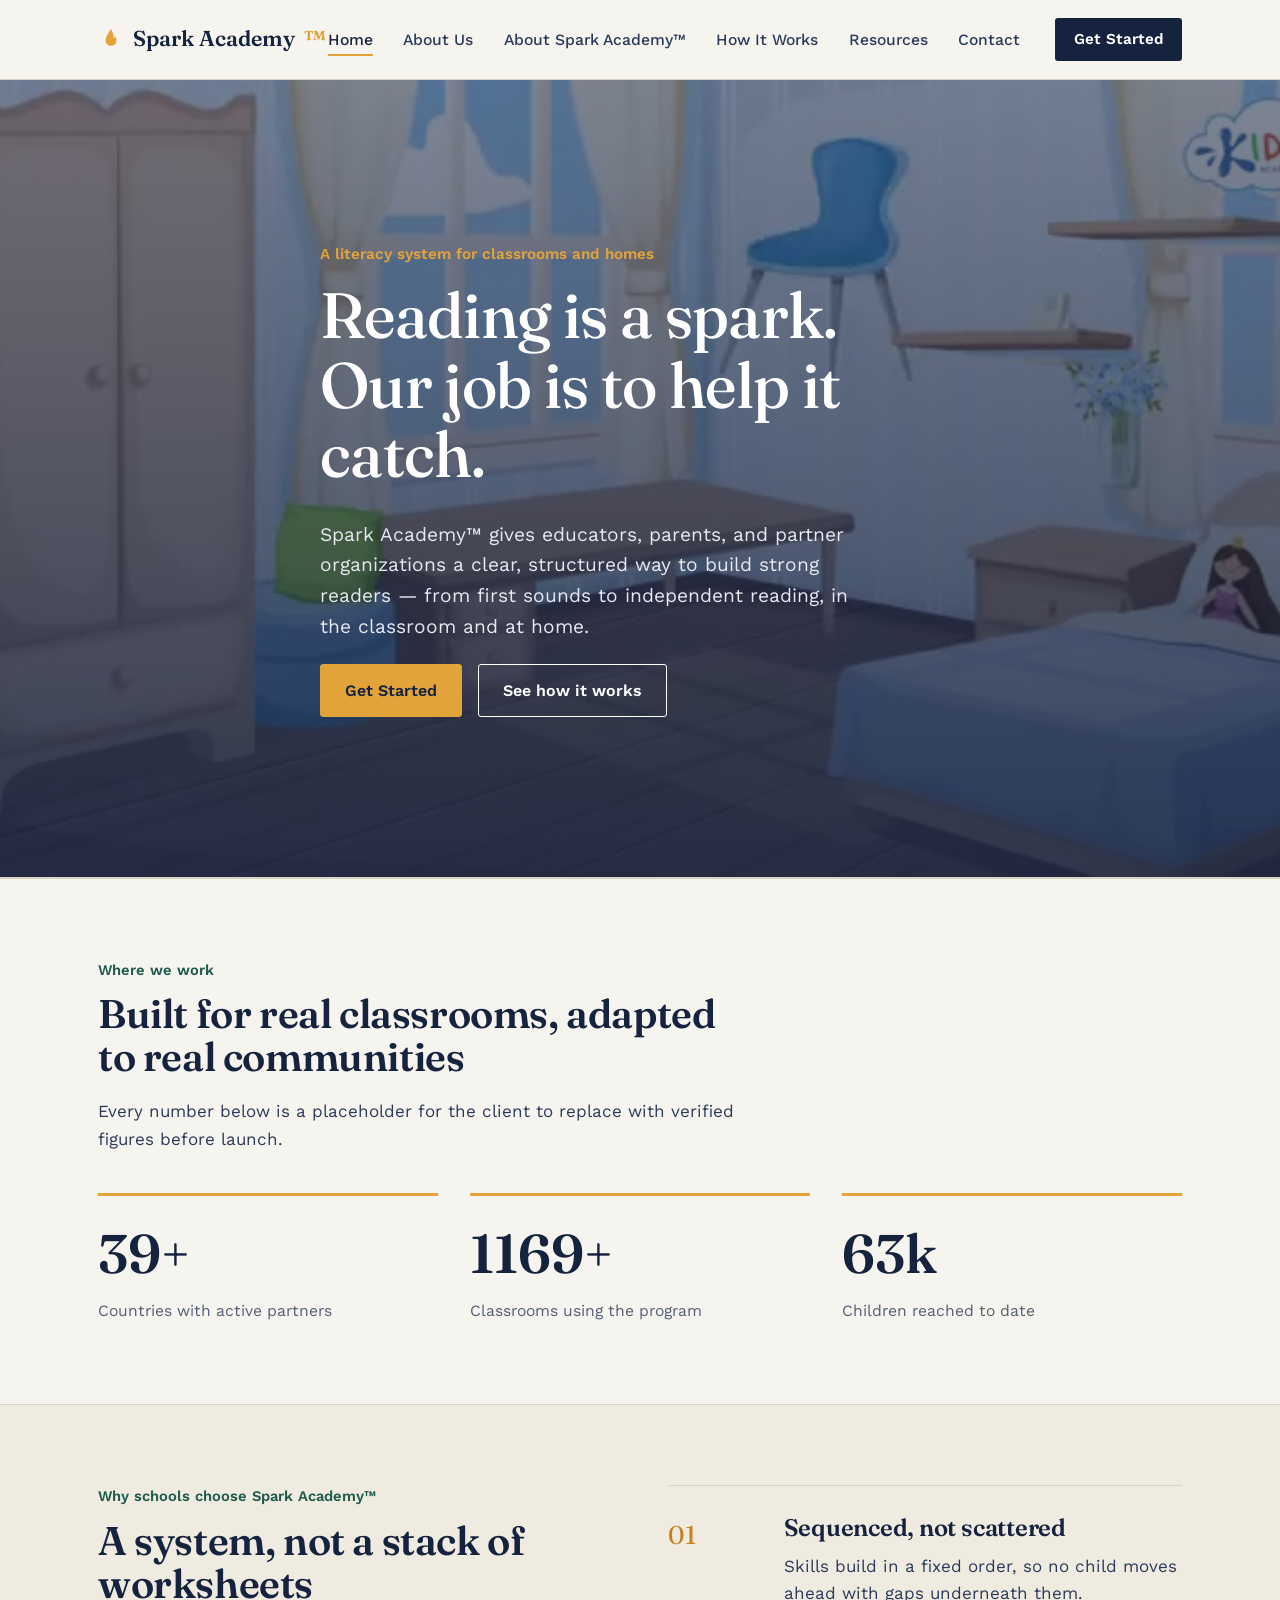
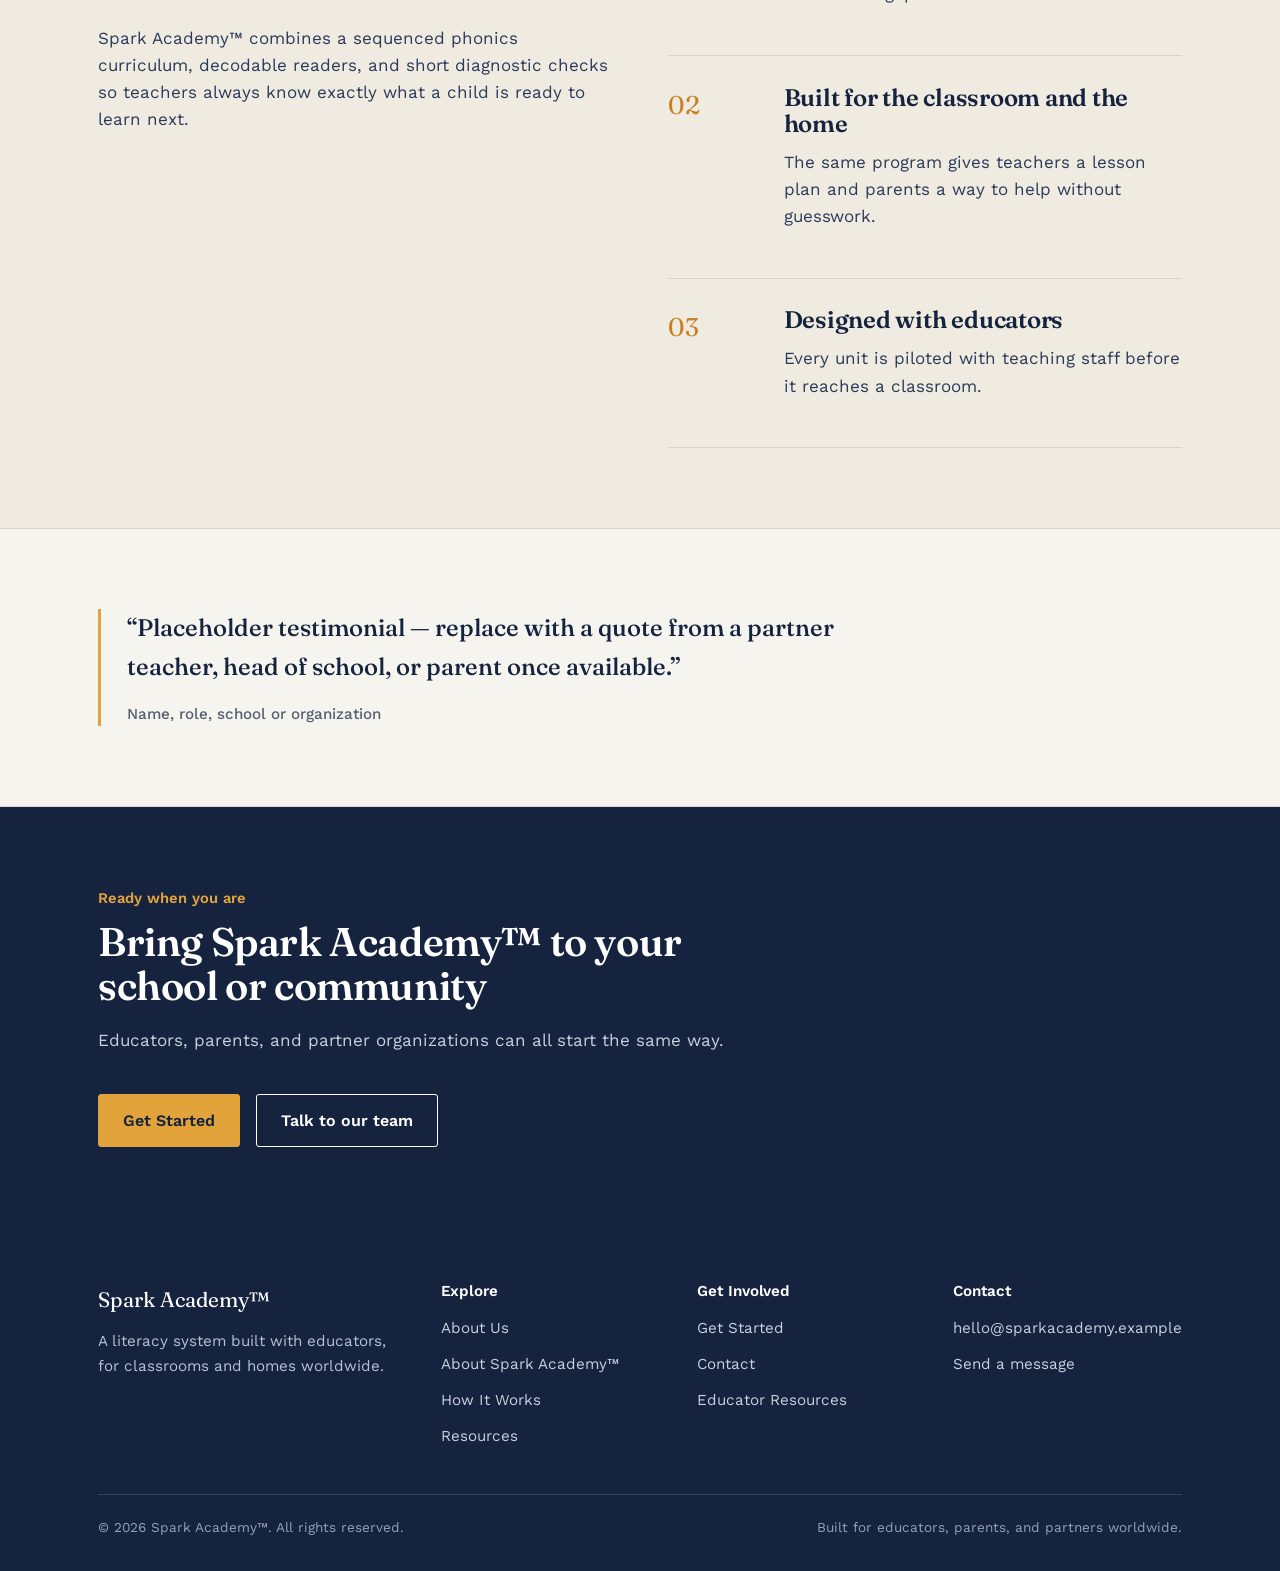
<file: index.html>
<!doctype html>
<html lang="en">
<head>
<meta charset="UTF-8">
<meta name="viewport" content="width=device-width, initial-scale=1.0">
<title>Home · Spark Academy™</title>
<meta name="description" content="Spark Academy is a literacy system for classrooms and homes, built with educators for children worldwide.">
<link rel="preconnect" href="https://fonts.googleapis.com">
<link rel="preconnect" href="https://fonts.gstatic.com" crossorigin>
<link href="https://fonts.googleapis.com/css2?family=Fraunces:ital,wght@0,400;0,500;0,600;1,500&family=Work+Sans:wght@400;500;600;700&display=swap" rel="stylesheet">
<link rel="stylesheet" href="style.css">
</head>
<body>
<a class="skip-link" href="#main">Skip to content</a>
<header class="site-header">
  <div class="nav-row">
    <a class="brand" href="index.html">
      <svg class="mark" viewBox="0 0 26 26" fill="none" xmlns="http://www.w3.org/2000/svg" aria-hidden="true">
<path d="M13 3c-2.6 4-5.4 7.6-5.4 11.4a5.4 5.4 0 0 0 10.8 0c0-1.7-.7-3-1.6-4.3.1 1.6-.7 2.3-1.3 2.3.6-2.6-.6-5.4-2.5-9.4z" fill="#E2A33B"/>
</svg>
      Spark Academy<span aria-hidden="true" style="color:var(--spark)">™</span>
    </a>
    <div class="nav-inner">
      <ul class="nav-links">
        <li><a href="index.html" aria-current="page">Home</a></li>
        <li><a href="about-us.html">About Us</a></li>
        <li><a href="about-spark-academy.html">About Spark Academy™</a></li>
        <li><a href="how-it-works.html">How It Works</a></li>
        <li><a href="resources.html">Resources</a></li>
        <li><a href="contact.html">Contact</a></li>
      </ul>
      <a class="nav-cta" href="get-started.html">Get Started</a>
    </div>
    <button class="nav-toggle" aria-label="Toggle menu" aria-expanded="false"><span></span><span></span><span></span></button>
  </div>
</header>
<main id="main">

<section class="hero-video-section">
  <video class="hero-video-bg" autoplay muted loop playsinline preload="auto" poster="hero-poster.jpg">
    <source src="hero-video.mp4" type="video/mp4">
  </video>
  <div class="hero-video-overlay"></div>
  <div class="wrap">
    <div class="hero-video-content">
      <span class="hero-eyebrow">A literacy system for classrooms and homes</span>
      <h1>Reading is a spark.<br>Our job is to help it catch.</h1>
      <p class="lede">Spark Academy&trade; gives educators, parents, and partner organizations a clear, structured way to build strong readers &mdash; from first sounds to independent reading, in the classroom and at home.</p>
      <div class="hero-actions">
        <a class="btn btn-primary" href="get-started.html">Get Started</a>
        <a class="btn btn-outline" style="border-color:#fff;color:#fff;" href="how-it-works.html">See how it works</a>
      </div>
    </div>
  </div>
</section>

<section class="divider-top">
  <div class="wrap">
    <div class="section-head">
      <span class="section-label">Where we work</span>
      <h2>Built for real classrooms, adapted to real communities</h2>
      <p>Every number below is a placeholder for the client to replace with verified figures before launch.</p>
    </div>
    <div class="stat-row">
      <div class="stat"><span class="num" data-count-to="40" data-suffix="+">0</span><span class="label">Countries with active partners</span></div>
      <div class="stat"><span class="num" data-count-to="1200" data-suffix="+">0</span><span class="label">Classrooms using the program</span></div>
      <div class="stat"><span class="num" data-count-to="65" data-suffix="k">0</span><span class="label">Children reached to date</span></div>
    </div>
  </div>
</section>

<section class="divider-top tone-raised">
  <div class="wrap grid-2">
    <div>
      <span class="section-label">Why schools choose Spark Academy&trade;</span>
      <h2>A system, not a stack of worksheets</h2>
      <p>Spark Academy&trade; combines a sequenced phonics curriculum, decodable readers, and short diagnostic checks so teachers always know exactly what a child is ready to learn next.</p>
    </div>
    <div class="feature-list">
      <div class="feature-row">
        <span class="num">01</span>
        <div><h3>Sequenced, not scattered</h3><p>Skills build in a fixed order, so no child moves ahead with gaps underneath them.</p></div>
      </div>
      <div class="feature-row">
        <span class="num">02</span>
        <div><h3>Built for the classroom and the home</h3><p>The same program gives teachers a lesson plan and parents a way to help without guesswork.</p></div>
      </div>
      <div class="feature-row">
        <span class="num">03</span>
        <div><h3>Designed with educators</h3><p>Every unit is piloted with teaching staff before it reaches a classroom.</p></div>
      </div>
    </div>
  </div>
</section>

<section class="divider-top">
  <div class="wrap">
    <blockquote class="pull-quote">
      &ldquo;Placeholder testimonial &mdash; replace with a quote from a partner teacher, head of school, or parent once available.&rdquo;
      <cite>Name, role, school or organization</cite>
    </blockquote>
  </div>
</section>

<section class="divider-top tone-ink">
  <div class="wrap">
    <div class="section-head">
      <span class="section-label">Ready when you are</span>
      <h2>Bring Spark Academy&trade; to your school or community</h2>
      <p>Educators, parents, and partner organizations can all start the same way.</p>
    </div>
    <div class="hero-actions">
      <a class="btn btn-primary" href="get-started.html">Get Started</a>
      <a class="btn btn-outline" style="border-color:#fff;color:#fff;" href="contact.html">Talk to our team</a>
    </div>
  </div>
</section>

</main>
<footer class="site-footer">
  <div class="wrap">
    <div class="footer-grid">
      <div>
        <span class="footer-brand">Spark Academy&trade;</span>
        <p style="color:#B9C2D4; max-width: 32ch; font-size:0.95rem;">A literacy system built with educators, for classrooms and homes worldwide.</p>
      </div>
      <div>
        <h4>Explore</h4>
        <ul>
          <li><a href="about-us.html">About Us</a></li>
          <li><a href="about-spark-academy.html">About Spark Academy&trade;</a></li>
          <li><a href="how-it-works.html">How It Works</a></li>
          <li><a href="resources.html">Resources</a></li>
        </ul>
      </div>
      <div>
        <h4>Get Involved</h4>
        <ul>
          <li><a href="get-started.html">Get Started</a></li>
          <li><a href="contact.html">Contact</a></li>
          <li><a href="resources.html">Educator Resources</a></li>
        </ul>
      </div>
      <div>
        <h4>Contact</h4>
        <ul>
          <li><a href="mailto:hello@sparkacademy.example">hello@sparkacademy.example</a></li>
          <li><a href="contact.html">Send a message</a></li>
        </ul>
      </div>
    </div>
    <div class="footer-bottom">
      <span>&copy; 2026 Spark Academy&trade;. All rights reserved.</span>
      <span>Built for educators, parents, and partners worldwide.</span>
    </div>
  </div>
</footer>
<script src="script.js"></script>
</body>
</html>
</file>
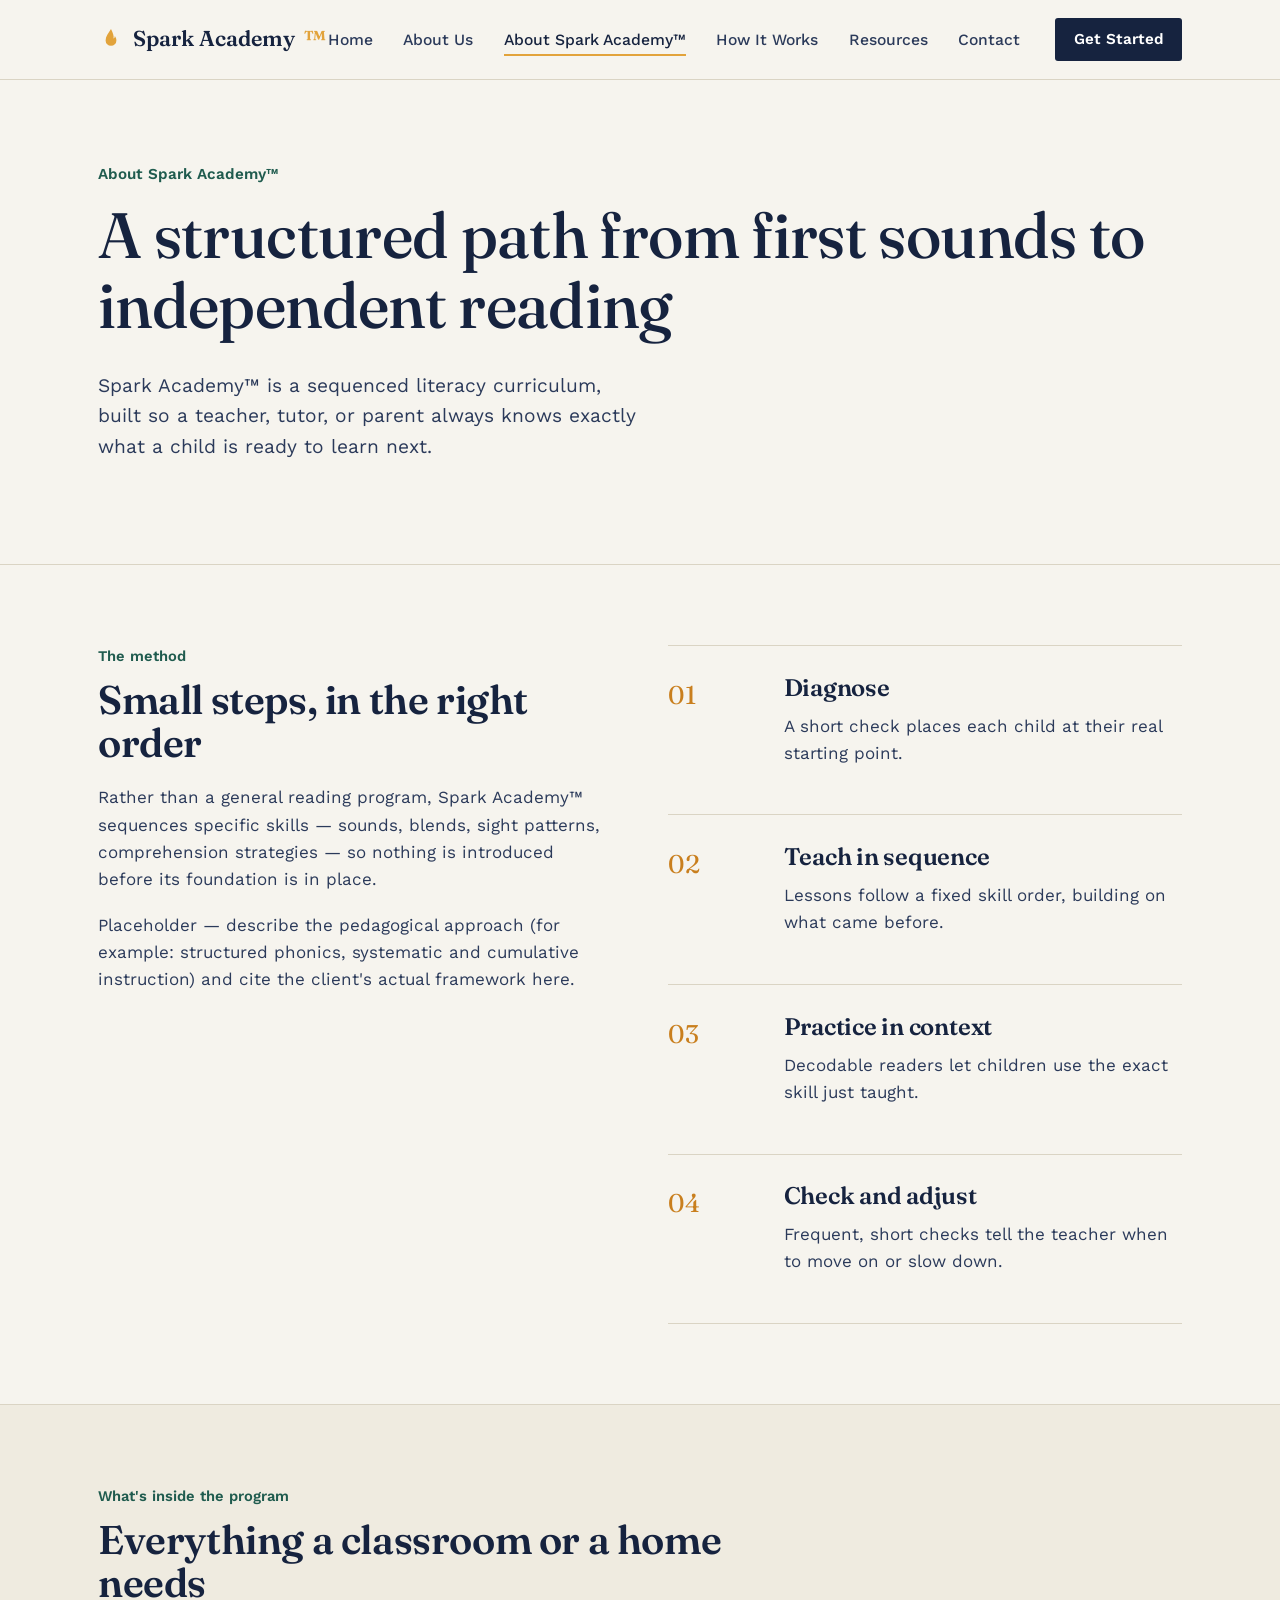
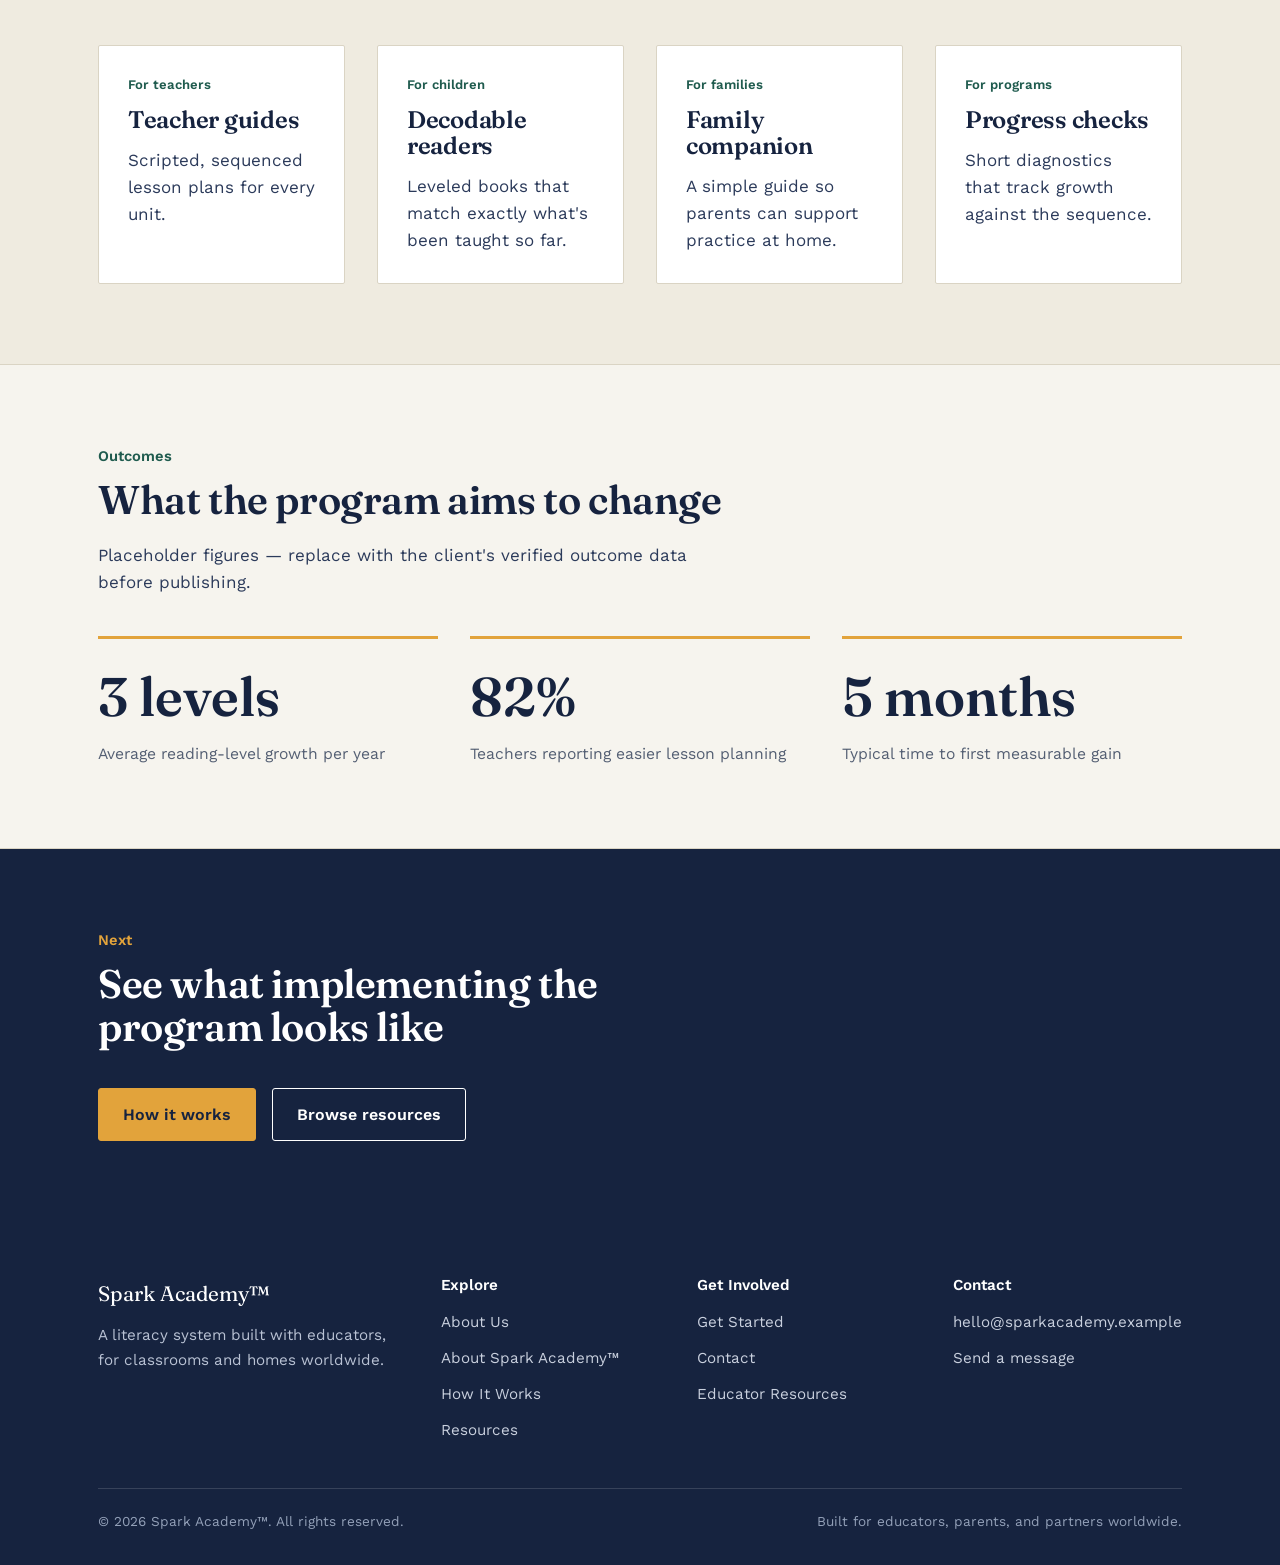
<file: about-spark-academy.html>
<!doctype html>
<html lang="en">
<head>
<meta charset="UTF-8">
<meta name="viewport" content="width=device-width, initial-scale=1.0">
<title>About Spark Academy™ · Spark Academy™</title>
<meta name="description" content="How the Spark Academy literacy method works, what's inside the program, and the outcomes it aims for.">
<link rel="preconnect" href="https://fonts.googleapis.com">
<link rel="preconnect" href="https://fonts.gstatic.com" crossorigin>
<link href="https://fonts.googleapis.com/css2?family=Fraunces:ital,wght@0,400;0,500;0,600;1,500&family=Work+Sans:wght@400;500;600;700&display=swap" rel="stylesheet">
<link rel="stylesheet" href="style.css">
</head>
<body>
<a class="skip-link" href="#main">Skip to content</a>
<header class="site-header">
  <div class="nav-row">
    <a class="brand" href="index.html">
      <svg class="mark" viewBox="0 0 26 26" fill="none" xmlns="http://www.w3.org/2000/svg" aria-hidden="true">
<path d="M13 3c-2.6 4-5.4 7.6-5.4 11.4a5.4 5.4 0 0 0 10.8 0c0-1.7-.7-3-1.6-4.3.1 1.6-.7 2.3-1.3 2.3.6-2.6-.6-5.4-2.5-9.4z" fill="#E2A33B"/>
</svg>
      Spark Academy<span aria-hidden="true" style="color:var(--spark)">™</span>
    </a>
    <div class="nav-inner">
      <ul class="nav-links">
        <li><a href="index.html">Home</a></li>
        <li><a href="about-us.html">About Us</a></li>
        <li><a href="about-spark-academy.html" aria-current="page">About Spark Academy™</a></li>
        <li><a href="how-it-works.html">How It Works</a></li>
        <li><a href="resources.html">Resources</a></li>
        <li><a href="contact.html">Contact</a></li>
      </ul>
      <a class="nav-cta" href="get-started.html">Get Started</a>
    </div>
    <button class="nav-toggle" aria-label="Toggle menu" aria-expanded="false"><span></span><span></span><span></span></button>
  </div>
</header>
<main id="main">

<section>
  <div class="wrap">
    <span class="hero-eyebrow">About Spark Academy&trade;</span>
    <h1>A structured path from first sounds to independent reading</h1>
    <p class="lede">Spark Academy&trade; is a sequenced literacy curriculum, built so a teacher, tutor, or parent always knows exactly what a child is ready to learn next.</p>
  </div>
</section>

<section class="divider-top">
  <div class="wrap grid-2">
    <div>
      <span class="section-label">The method</span>
      <h2>Small steps, in the right order</h2>
      <p>Rather than a general reading program, Spark Academy&trade; sequences specific skills &mdash; sounds, blends, sight patterns, comprehension strategies &mdash; so nothing is introduced before its foundation is in place.</p>
      <p>Placeholder &mdash; describe the pedagogical approach (for example: structured phonics, systematic and cumulative instruction) and cite the client's actual framework here.</p>
    </div>
    <div class="feature-list">
      <div class="feature-row">
        <span class="num">01</span>
        <div><h3>Diagnose</h3><p>A short check places each child at their real starting point.</p></div>
      </div>
      <div class="feature-row">
        <span class="num">02</span>
        <div><h3>Teach in sequence</h3><p>Lessons follow a fixed skill order, building on what came before.</p></div>
      </div>
      <div class="feature-row">
        <span class="num">03</span>
        <div><h3>Practice in context</h3><p>Decodable readers let children use the exact skill just taught.</p></div>
      </div>
      <div class="feature-row">
        <span class="num">04</span>
        <div><h3>Check and adjust</h3><p>Frequent, short checks tell the teacher when to move on or slow down.</p></div>
      </div>
    </div>
  </div>
</section>

<section class="divider-top tone-raised">
  <div class="wrap">
    <div class="section-head">
      <span class="section-label">What's inside the program</span>
      <h2>Everything a classroom or a home needs</h2>
    </div>
    <div class="grid-4">
      <div class="resource-card"><span class="tag">For teachers</span><h3>Teacher guides</h3><p style="margin:0;">Scripted, sequenced lesson plans for every unit.</p></div>
      <div class="resource-card"><span class="tag">For children</span><h3>Decodable readers</h3><p style="margin:0;">Leveled books that match exactly what's been taught so far.</p></div>
      <div class="resource-card"><span class="tag">For families</span><h3>Family companion</h3><p style="margin:0;">A simple guide so parents can support practice at home.</p></div>
      <div class="resource-card"><span class="tag">For programs</span><h3>Progress checks</h3><p style="margin:0;">Short diagnostics that track growth against the sequence.</p></div>
    </div>
  </div>
</section>

<section class="divider-top">
  <div class="wrap">
    <div class="section-head">
      <span class="section-label">Outcomes</span>
      <h2>What the program aims to change</h2>
      <p>Placeholder figures &mdash; replace with the client's verified outcome data before publishing.</p>
    </div>
    <div class="stat-row">
      <div class="stat"><span class="num" data-count-to="3" data-suffix=" levels">0</span><span class="label">Average reading-level growth per year</span></div>
      <div class="stat"><span class="num" data-count-to="92" data-suffix="%">0</span><span class="label">Teachers reporting easier lesson planning</span></div>
      <div class="stat"><span class="num" data-count-to="6" data-suffix=" months">0</span><span class="label">Typical time to first measurable gain</span></div>
    </div>
  </div>
</section>

<section class="divider-top tone-ink">
  <div class="wrap">
    <div class="section-head">
      <span class="section-label">Next</span>
      <h2>See what implementing the program looks like</h2>
    </div>
    <div class="hero-actions">
      <a class="btn btn-primary" href="how-it-works.html">How it works</a>
      <a class="btn btn-outline" style="border-color:#fff;color:#fff;" href="resources.html">Browse resources</a>
    </div>
  </div>
</section>

</main>
<footer class="site-footer">
  <div class="wrap">
    <div class="footer-grid">
      <div>
        <span class="footer-brand">Spark Academy&trade;</span>
        <p style="color:#B9C2D4; max-width: 32ch; font-size:0.95rem;">A literacy system built with educators, for classrooms and homes worldwide.</p>
      </div>
      <div>
        <h4>Explore</h4>
        <ul>
          <li><a href="about-us.html">About Us</a></li>
          <li><a href="about-spark-academy.html">About Spark Academy&trade;</a></li>
          <li><a href="how-it-works.html">How It Works</a></li>
          <li><a href="resources.html">Resources</a></li>
        </ul>
      </div>
      <div>
        <h4>Get Involved</h4>
        <ul>
          <li><a href="get-started.html">Get Started</a></li>
          <li><a href="contact.html">Contact</a></li>
          <li><a href="resources.html">Educator Resources</a></li>
        </ul>
      </div>
      <div>
        <h4>Contact</h4>
        <ul>
          <li><a href="mailto:hello@sparkacademy.example">hello@sparkacademy.example</a></li>
          <li><a href="contact.html">Send a message</a></li>
        </ul>
      </div>
    </div>
    <div class="footer-bottom">
      <span>&copy; 2026 Spark Academy&trade;. All rights reserved.</span>
      <span>Built for educators, parents, and partners worldwide.</span>
    </div>
  </div>
</footer>
<script src="script.js"></script>
</body>
</html>
</file>
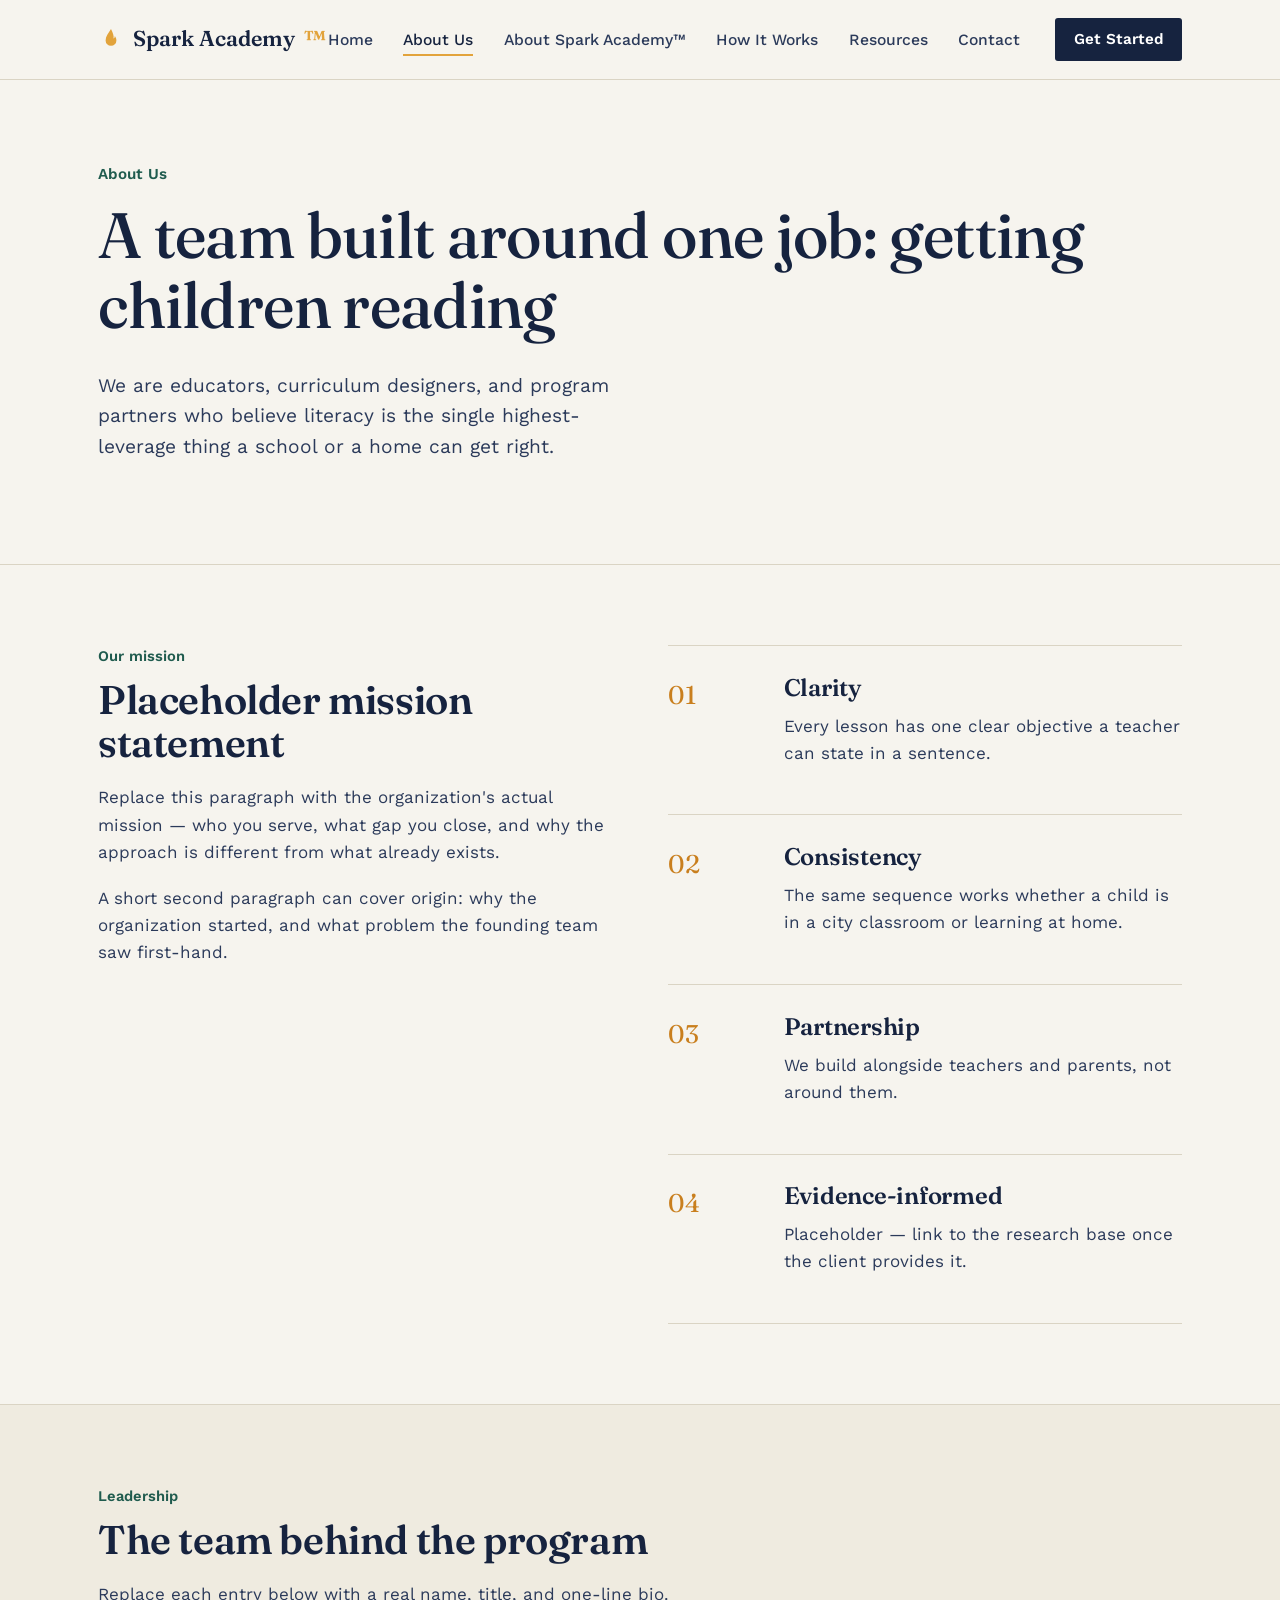
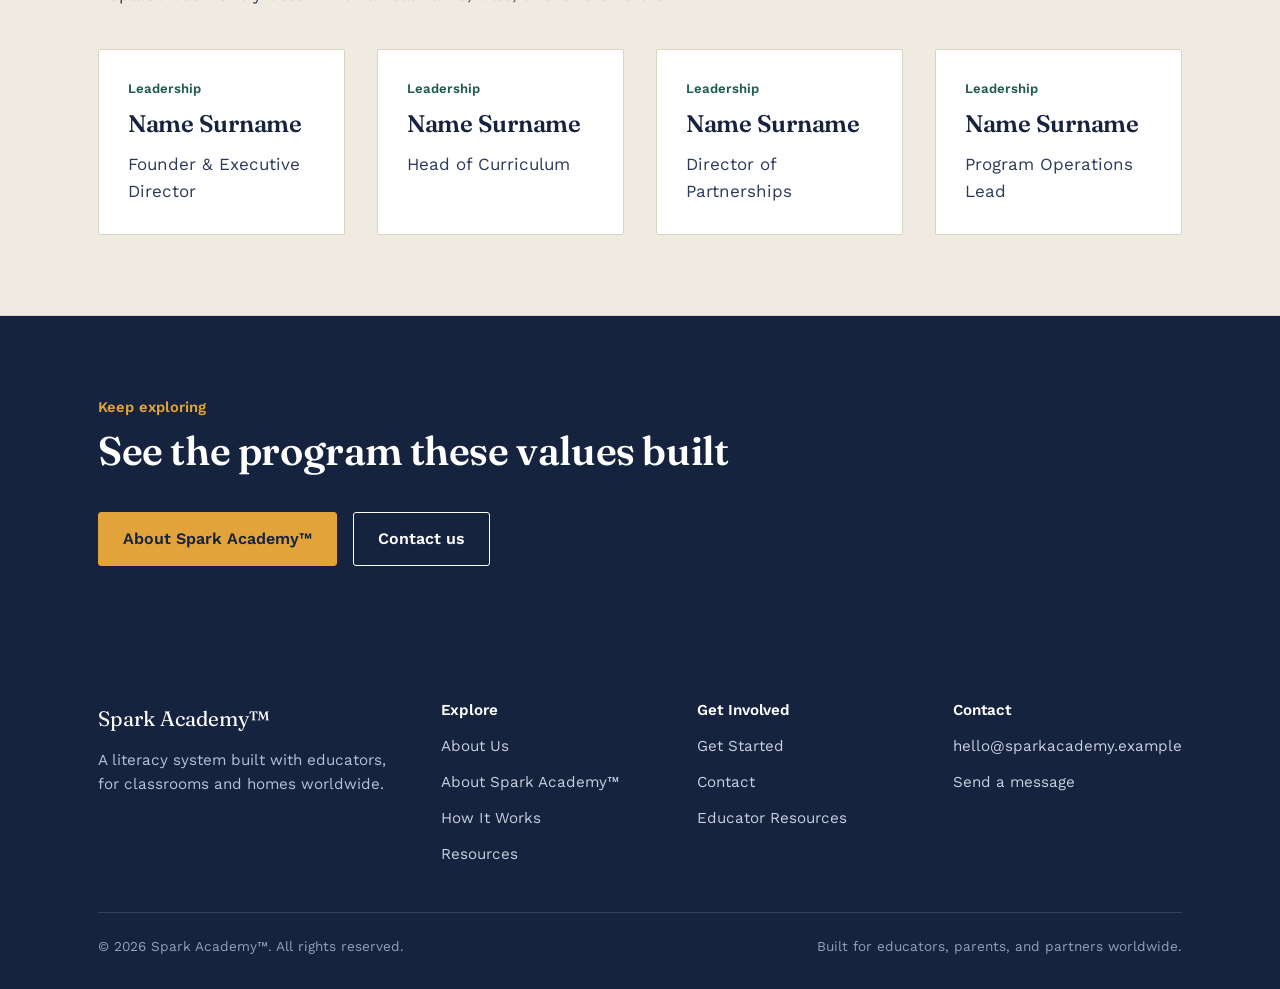
<file: about-us.html>
<!doctype html>
<html lang="en">
<head>
<meta charset="UTF-8">
<meta name="viewport" content="width=device-width, initial-scale=1.0">
<title>About Us · Spark Academy™</title>
<meta name="description" content="Meet the team building Spark Academy and the values behind the program.">
<link rel="preconnect" href="https://fonts.googleapis.com">
<link rel="preconnect" href="https://fonts.gstatic.com" crossorigin>
<link href="https://fonts.googleapis.com/css2?family=Fraunces:ital,wght@0,400;0,500;0,600;1,500&family=Work+Sans:wght@400;500;600;700&display=swap" rel="stylesheet">
<link rel="stylesheet" href="style.css">
</head>
<body>
<a class="skip-link" href="#main">Skip to content</a>
<header class="site-header">
  <div class="nav-row">
    <a class="brand" href="index.html">
      <svg class="mark" viewBox="0 0 26 26" fill="none" xmlns="http://www.w3.org/2000/svg" aria-hidden="true">
<path d="M13 3c-2.6 4-5.4 7.6-5.4 11.4a5.4 5.4 0 0 0 10.8 0c0-1.7-.7-3-1.6-4.3.1 1.6-.7 2.3-1.3 2.3.6-2.6-.6-5.4-2.5-9.4z" fill="#E2A33B"/>
</svg>
      Spark Academy<span aria-hidden="true" style="color:var(--spark)">™</span>
    </a>
    <div class="nav-inner">
      <ul class="nav-links">
        <li><a href="index.html">Home</a></li>
        <li><a href="about-us.html" aria-current="page">About Us</a></li>
        <li><a href="about-spark-academy.html">About Spark Academy™</a></li>
        <li><a href="how-it-works.html">How It Works</a></li>
        <li><a href="resources.html">Resources</a></li>
        <li><a href="contact.html">Contact</a></li>
      </ul>
      <a class="nav-cta" href="get-started.html">Get Started</a>
    </div>
    <button class="nav-toggle" aria-label="Toggle menu" aria-expanded="false"><span></span><span></span><span></span></button>
  </div>
</header>
<main id="main">

<section>
  <div class="wrap">
    <span class="hero-eyebrow">About Us</span>
    <h1>A team built around one job: getting children reading</h1>
    <p class="lede">We are educators, curriculum designers, and program partners who believe literacy is the single highest-leverage thing a school or a home can get right.</p>
  </div>
</section>

<section class="divider-top">
  <div class="wrap grid-2">
    <div>
      <span class="section-label">Our mission</span>
      <h2>Placeholder mission statement</h2>
      <p>Replace this paragraph with the organization's actual mission &mdash; who you serve, what gap you close, and why the approach is different from what already exists.</p>
      <p>A short second paragraph can cover origin: why the organization started, and what problem the founding team saw first-hand.</p>
    </div>
    <div class="feature-list">
      <div class="feature-row">
        <span class="num">01</span>
        <div><h3>Clarity</h3><p>Every lesson has one clear objective a teacher can state in a sentence.</p></div>
      </div>
      <div class="feature-row">
        <span class="num">02</span>
        <div><h3>Consistency</h3><p>The same sequence works whether a child is in a city classroom or learning at home.</p></div>
      </div>
      <div class="feature-row">
        <span class="num">03</span>
        <div><h3>Partnership</h3><p>We build alongside teachers and parents, not around them.</p></div>
      </div>
      <div class="feature-row">
        <span class="num">04</span>
        <div><h3>Evidence-informed</h3><p>Placeholder &mdash; link to the research base once the client provides it.</p></div>
      </div>
    </div>
  </div>
</section>

<section class="divider-top tone-raised">
  <div class="wrap">
    <div class="section-head">
      <span class="section-label">Leadership</span>
      <h2>The team behind the program</h2>
      <p>Replace each entry below with a real name, title, and one-line bio.</p>
    </div>
    <div class="grid-4">
      <div class="resource-card"><span class="tag">Leadership</span><h3>Name Surname</h3><p style="margin:0;">Founder &amp; Executive Director</p></div>
      <div class="resource-card"><span class="tag">Leadership</span><h3>Name Surname</h3><p style="margin:0;">Head of Curriculum</p></div>
      <div class="resource-card"><span class="tag">Leadership</span><h3>Name Surname</h3><p style="margin:0;">Director of Partnerships</p></div>
      <div class="resource-card"><span class="tag">Leadership</span><h3>Name Surname</h3><p style="margin:0;">Program Operations Lead</p></div>
    </div>
  </div>
</section>

<section class="divider-top tone-ink">
  <div class="wrap">
    <div class="section-head">
      <span class="section-label">Keep exploring</span>
      <h2>See the program these values built</h2>
    </div>
    <div class="hero-actions">
      <a class="btn btn-primary" href="about-spark-academy.html">About Spark Academy&trade;</a>
      <a class="btn btn-outline" style="border-color:#fff;color:#fff;" href="contact.html">Contact us</a>
    </div>
  </div>
</section>

</main>
<footer class="site-footer">
  <div class="wrap">
    <div class="footer-grid">
      <div>
        <span class="footer-brand">Spark Academy&trade;</span>
        <p style="color:#B9C2D4; max-width: 32ch; font-size:0.95rem;">A literacy system built with educators, for classrooms and homes worldwide.</p>
      </div>
      <div>
        <h4>Explore</h4>
        <ul>
          <li><a href="about-us.html">About Us</a></li>
          <li><a href="about-spark-academy.html">About Spark Academy&trade;</a></li>
          <li><a href="how-it-works.html">How It Works</a></li>
          <li><a href="resources.html">Resources</a></li>
        </ul>
      </div>
      <div>
        <h4>Get Involved</h4>
        <ul>
          <li><a href="get-started.html">Get Started</a></li>
          <li><a href="contact.html">Contact</a></li>
          <li><a href="resources.html">Educator Resources</a></li>
        </ul>
      </div>
      <div>
        <h4>Contact</h4>
        <ul>
          <li><a href="mailto:hello@sparkacademy.example">hello@sparkacademy.example</a></li>
          <li><a href="contact.html">Send a message</a></li>
        </ul>
      </div>
    </div>
    <div class="footer-bottom">
      <span>&copy; 2026 Spark Academy&trade;. All rights reserved.</span>
      <span>Built for educators, parents, and partners worldwide.</span>
    </div>
  </div>
</footer>
<script src="script.js"></script>
</body>
</html>
</file>
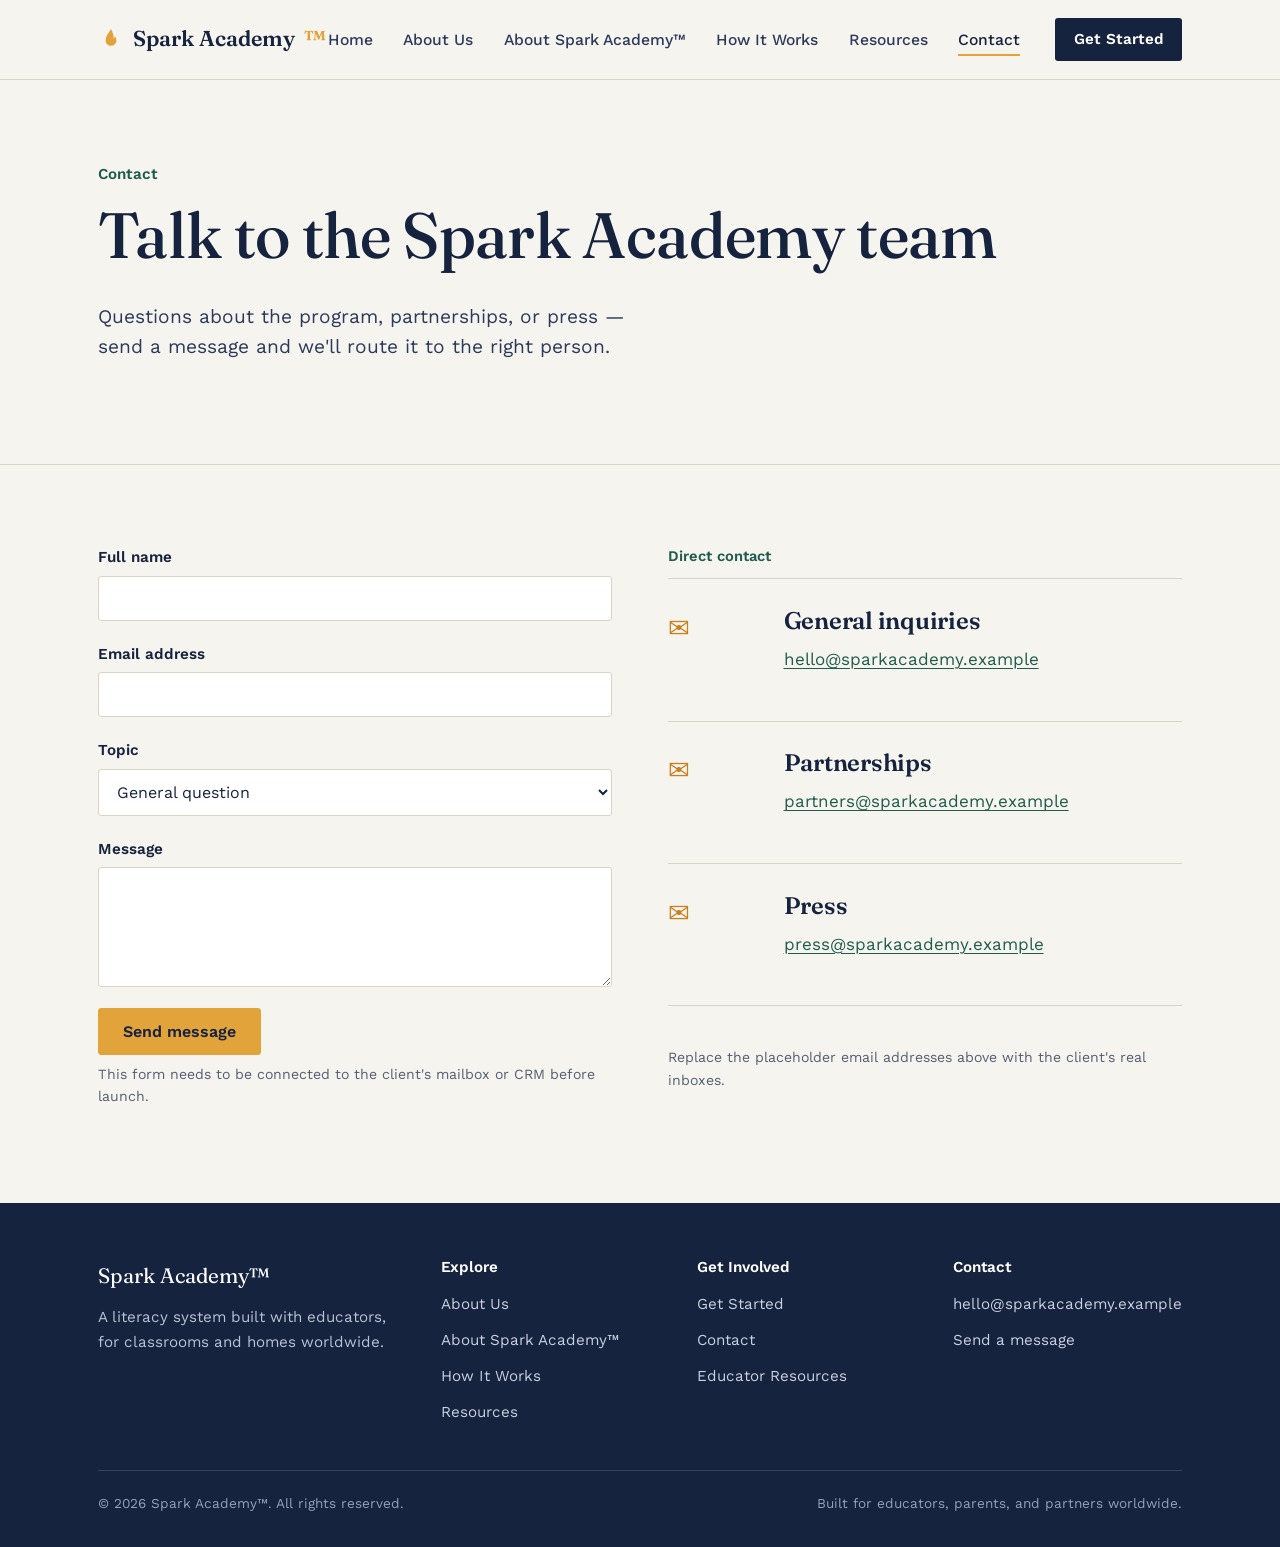
<file: contact.html>
<!doctype html>
<html lang="en">
<head>
<meta charset="UTF-8">
<meta name="viewport" content="width=device-width, initial-scale=1.0">
<title>Contact · Spark Academy™</title>
<meta name="description" content="Get in touch with the Spark Academy team for general questions, partnerships, or press.">
<link rel="preconnect" href="https://fonts.googleapis.com">
<link rel="preconnect" href="https://fonts.gstatic.com" crossorigin>
<link href="https://fonts.googleapis.com/css2?family=Fraunces:ital,wght@0,400;0,500;0,600;1,500&family=Work+Sans:wght@400;500;600;700&display=swap" rel="stylesheet">
<link rel="stylesheet" href="style.css">
</head>
<body>
<a class="skip-link" href="#main">Skip to content</a>
<header class="site-header">
  <div class="nav-row">
    <a class="brand" href="index.html">
      <svg class="mark" viewBox="0 0 26 26" fill="none" xmlns="http://www.w3.org/2000/svg" aria-hidden="true">
<path d="M13 3c-2.6 4-5.4 7.6-5.4 11.4a5.4 5.4 0 0 0 10.8 0c0-1.7-.7-3-1.6-4.3.1 1.6-.7 2.3-1.3 2.3.6-2.6-.6-5.4-2.5-9.4z" fill="#E2A33B"/>
</svg>
      Spark Academy<span aria-hidden="true" style="color:var(--spark)">™</span>
    </a>
    <div class="nav-inner">
      <ul class="nav-links">
        <li><a href="index.html">Home</a></li>
        <li><a href="about-us.html">About Us</a></li>
        <li><a href="about-spark-academy.html">About Spark Academy™</a></li>
        <li><a href="how-it-works.html">How It Works</a></li>
        <li><a href="resources.html">Resources</a></li>
        <li><a href="contact.html" aria-current="page">Contact</a></li>
      </ul>
      <a class="nav-cta" href="get-started.html">Get Started</a>
    </div>
    <button class="nav-toggle" aria-label="Toggle menu" aria-expanded="false"><span></span><span></span><span></span></button>
  </div>
</header>
<main id="main">

<section>
  <div class="wrap">
    <span class="hero-eyebrow">Contact</span>
    <h1>Talk to the Spark Academy team</h1>
    <p class="lede">Questions about the program, partnerships, or press &mdash; send a message and we'll route it to the right person.</p>
  </div>
</section>

<section class="divider-top">
  <div class="wrap grid-2">
    <div>
      <form action="#" method="post">
        <div class="field">
          <label for="c-name">Full name</label>
          <input type="text" id="c-name" name="name" required>
        </div>
        <div class="field">
          <label for="c-email">Email address</label>
          <input type="email" id="c-email" name="email" required>
        </div>
        <div class="field">
          <label for="c-topic">Topic</label>
          <select id="c-topic" name="topic">
            <option>General question</option>
            <option>Partnership inquiry</option>
            <option>Press or media</option>
            <option>Technical support</option>
          </select>
        </div>
        <div class="field">
          <label for="c-message">Message</label>
          <textarea id="c-message" name="message" required></textarea>
        </div>
        <button type="submit" class="btn btn-primary">Send message</button>
        <p class="form-note">This form needs to be connected to the client's mailbox or CRM before launch.</p>
      </form>
    </div>
    <div>
      <span class="section-label">Direct contact</span>
      <div class="feature-list">
        <div class="feature-row">
          <span class="num">&#9993;</span>
          <div><h3>General inquiries</h3><p><a href="mailto:hello@sparkacademy.example">hello@sparkacademy.example</a></p></div>
        </div>
        <div class="feature-row">
          <span class="num">&#9993;</span>
          <div><h3>Partnerships</h3><p><a href="mailto:partners@sparkacademy.example">partners@sparkacademy.example</a></p></div>
        </div>
        <div class="feature-row">
          <span class="num">&#9993;</span>
          <div><h3>Press</h3><p><a href="mailto:press@sparkacademy.example">press@sparkacademy.example</a></p></div>
        </div>
      </div>
      <p class="form-note mt-lg">Replace the placeholder email addresses above with the client's real inboxes.</p>
    </div>
  </div>
</section>

</main>
<footer class="site-footer">
  <div class="wrap">
    <div class="footer-grid">
      <div>
        <span class="footer-brand">Spark Academy&trade;</span>
        <p style="color:#B9C2D4; max-width: 32ch; font-size:0.95rem;">A literacy system built with educators, for classrooms and homes worldwide.</p>
      </div>
      <div>
        <h4>Explore</h4>
        <ul>
          <li><a href="about-us.html">About Us</a></li>
          <li><a href="about-spark-academy.html">About Spark Academy&trade;</a></li>
          <li><a href="how-it-works.html">How It Works</a></li>
          <li><a href="resources.html">Resources</a></li>
        </ul>
      </div>
      <div>
        <h4>Get Involved</h4>
        <ul>
          <li><a href="get-started.html">Get Started</a></li>
          <li><a href="contact.html">Contact</a></li>
          <li><a href="resources.html">Educator Resources</a></li>
        </ul>
      </div>
      <div>
        <h4>Contact</h4>
        <ul>
          <li><a href="mailto:hello@sparkacademy.example">hello@sparkacademy.example</a></li>
          <li><a href="contact.html">Send a message</a></li>
        </ul>
      </div>
    </div>
    <div class="footer-bottom">
      <span>&copy; 2026 Spark Academy&trade;. All rights reserved.</span>
      <span>Built for educators, parents, and partners worldwide.</span>
    </div>
  </div>
</footer>
<script src="script.js"></script>
</body>
</html>
</file>
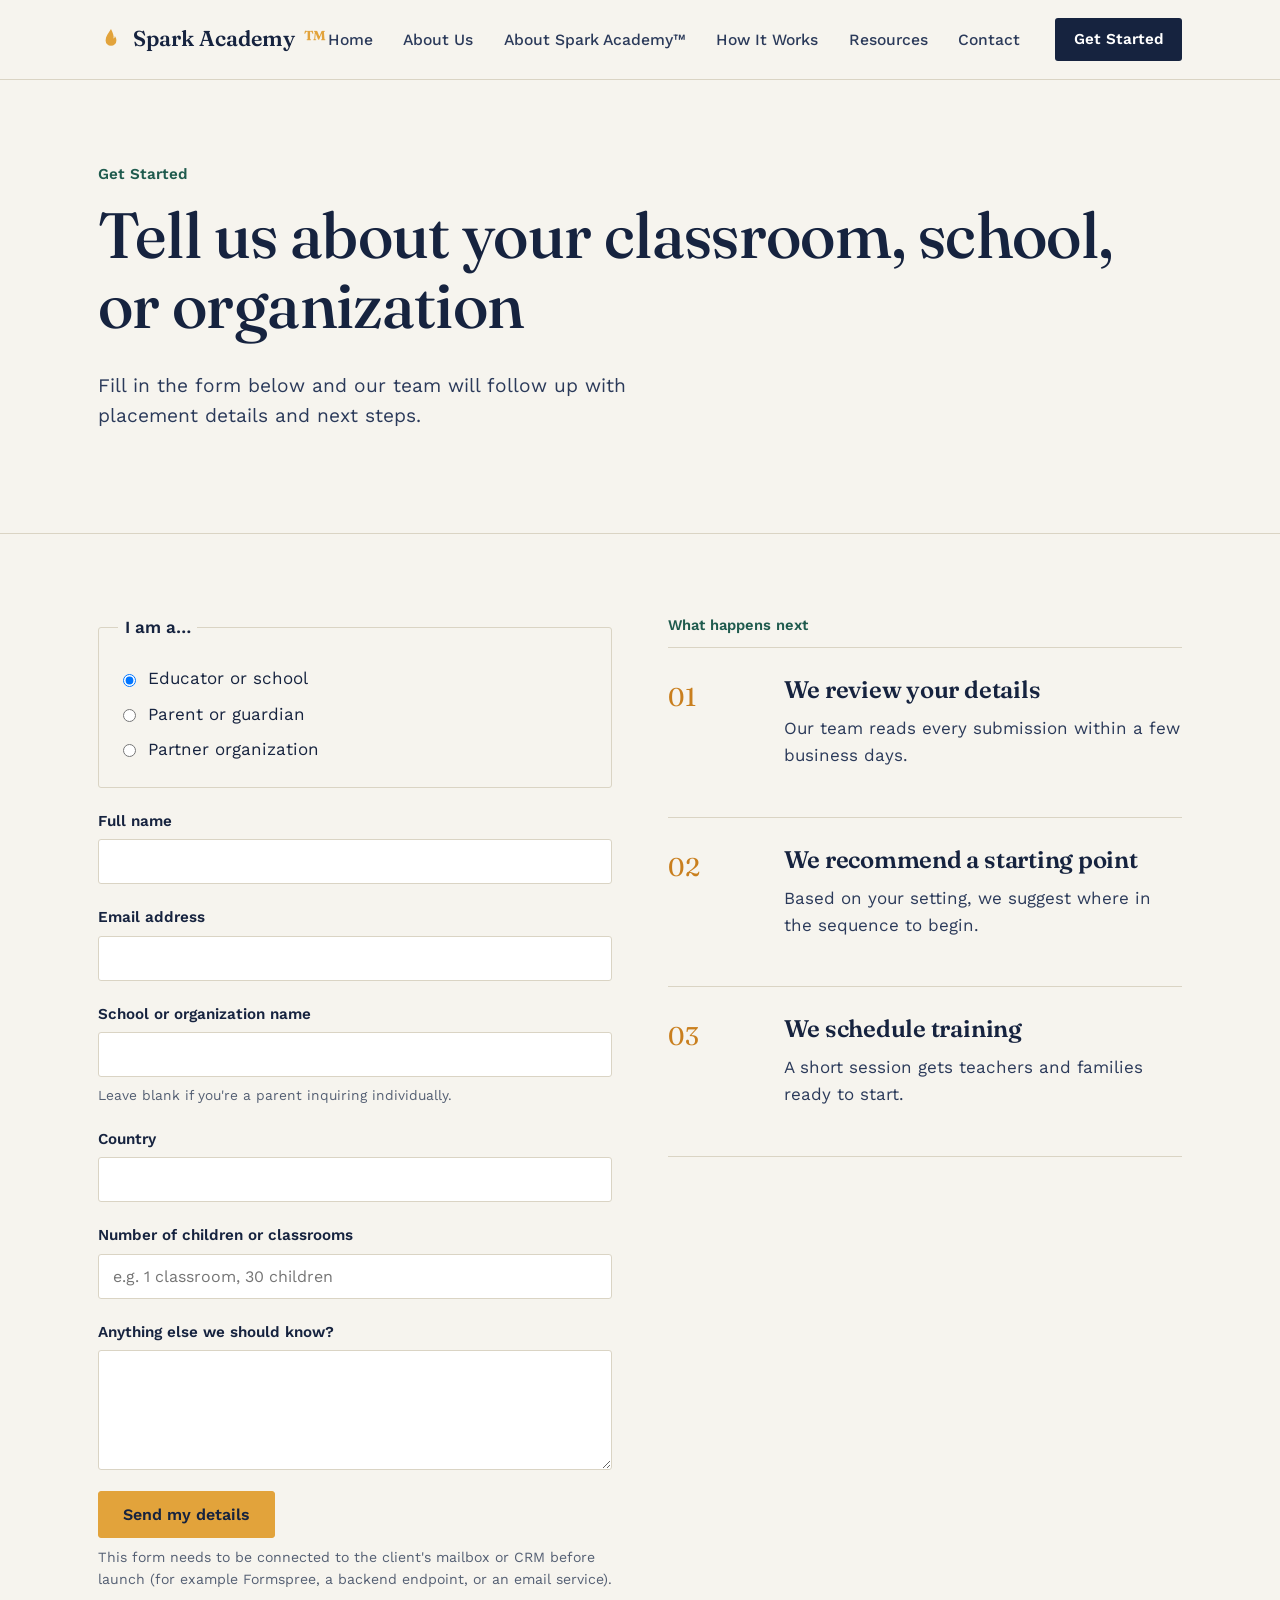
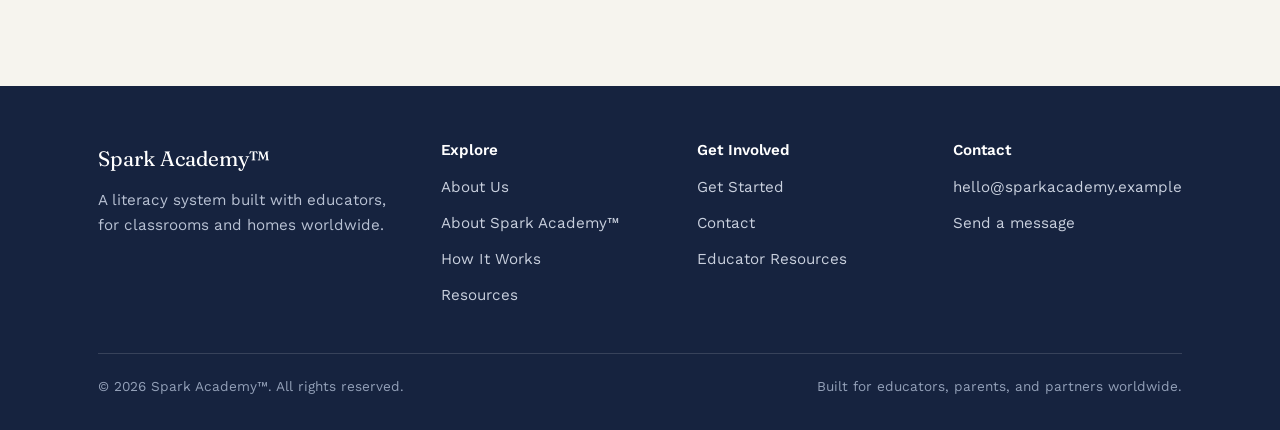
<file: get-started.html>
<!doctype html>
<html lang="en">
<head>
<meta charset="UTF-8">
<meta name="viewport" content="width=device-width, initial-scale=1.0">
<title>Get Started · Spark Academy™</title>
<meta name="description" content="Start the process of bringing Spark Academy to your classroom, school, or organization.">
<link rel="preconnect" href="https://fonts.googleapis.com">
<link rel="preconnect" href="https://fonts.gstatic.com" crossorigin>
<link href="https://fonts.googleapis.com/css2?family=Fraunces:ital,wght@0,400;0,500;0,600;1,500&family=Work+Sans:wght@400;500;600;700&display=swap" rel="stylesheet">
<link rel="stylesheet" href="style.css">
</head>
<body>
<a class="skip-link" href="#main">Skip to content</a>
<header class="site-header">
  <div class="nav-row">
    <a class="brand" href="index.html">
      <svg class="mark" viewBox="0 0 26 26" fill="none" xmlns="http://www.w3.org/2000/svg" aria-hidden="true">
<path d="M13 3c-2.6 4-5.4 7.6-5.4 11.4a5.4 5.4 0 0 0 10.8 0c0-1.7-.7-3-1.6-4.3.1 1.6-.7 2.3-1.3 2.3.6-2.6-.6-5.4-2.5-9.4z" fill="#E2A33B"/>
</svg>
      Spark Academy<span aria-hidden="true" style="color:var(--spark)">™</span>
    </a>
    <div class="nav-inner">
      <ul class="nav-links">
        <li><a href="index.html">Home</a></li>
        <li><a href="about-us.html">About Us</a></li>
        <li><a href="about-spark-academy.html">About Spark Academy™</a></li>
        <li><a href="how-it-works.html">How It Works</a></li>
        <li><a href="resources.html">Resources</a></li>
        <li><a href="contact.html">Contact</a></li>
      </ul>
      <a class="nav-cta" href="get-started.html">Get Started</a>
    </div>
    <button class="nav-toggle" aria-label="Toggle menu" aria-expanded="false"><span></span><span></span><span></span></button>
  </div>
</header>
<main id="main">

<section>
  <div class="wrap">
    <span class="hero-eyebrow">Get Started</span>
    <h1>Tell us about your classroom, school, or organization</h1>
    <p class="lede">Fill in the form below and our team will follow up with placement details and next steps.</p>
  </div>
</section>

<section class="divider-top">
  <div class="wrap grid-2">
    <div>
      <form action="#" method="post">
        <fieldset>
          <legend>I am a&hellip;</legend>
          <div class="radio-row"><input type="radio" id="role-educator" name="role" value="educator" checked><label for="role-educator">Educator or school</label></div>
          <div class="radio-row"><input type="radio" id="role-parent" name="role" value="parent"><label for="role-parent">Parent or guardian</label></div>
          <div class="radio-row"><input type="radio" id="role-partner" name="role" value="partner"><label for="role-partner">Partner organization</label></div>
        </fieldset>

        <div class="field">
          <label for="name">Full name</label>
          <input type="text" id="name" name="name" required>
        </div>

        <div class="field">
          <label for="email">Email address</label>
          <input type="email" id="email" name="email" required>
        </div>

        <div class="field">
          <label for="org">School or organization name</label>
          <input type="text" id="org" name="org">
          <span class="hint">Leave blank if you're a parent inquiring individually.</span>
        </div>

        <div class="field">
          <label for="country">Country</label>
          <input type="text" id="country" name="country" required>
        </div>

        <div class="field">
          <label for="size">Number of children or classrooms</label>
          <input type="text" id="size" name="size" placeholder="e.g. 1 classroom, 30 children">
        </div>

        <div class="field">
          <label for="message">Anything else we should know?</label>
          <textarea id="message" name="message"></textarea>
        </div>

        <button type="submit" class="btn btn-primary">Send my details</button>
        <p class="form-note">This form needs to be connected to the client's mailbox or CRM before launch (for example Formspree, a backend endpoint, or an email service).</p>
      </form>
    </div>
    <div>
      <span class="section-label">What happens next</span>
      <div class="feature-list">
        <div class="feature-row">
          <span class="num">01</span>
          <div><h3>We review your details</h3><p>Our team reads every submission within a few business days.</p></div>
        </div>
        <div class="feature-row">
          <span class="num">02</span>
          <div><h3>We recommend a starting point</h3><p>Based on your setting, we suggest where in the sequence to begin.</p></div>
        </div>
        <div class="feature-row">
          <span class="num">03</span>
          <div><h3>We schedule training</h3><p>A short session gets teachers and families ready to start.</p></div>
        </div>
      </div>
    </div>
  </div>
</section>

</main>
<footer class="site-footer">
  <div class="wrap">
    <div class="footer-grid">
      <div>
        <span class="footer-brand">Spark Academy&trade;</span>
        <p style="color:#B9C2D4; max-width: 32ch; font-size:0.95rem;">A literacy system built with educators, for classrooms and homes worldwide.</p>
      </div>
      <div>
        <h4>Explore</h4>
        <ul>
          <li><a href="about-us.html">About Us</a></li>
          <li><a href="about-spark-academy.html">About Spark Academy&trade;</a></li>
          <li><a href="how-it-works.html">How It Works</a></li>
          <li><a href="resources.html">Resources</a></li>
        </ul>
      </div>
      <div>
        <h4>Get Involved</h4>
        <ul>
          <li><a href="get-started.html">Get Started</a></li>
          <li><a href="contact.html">Contact</a></li>
          <li><a href="resources.html">Educator Resources</a></li>
        </ul>
      </div>
      <div>
        <h4>Contact</h4>
        <ul>
          <li><a href="mailto:hello@sparkacademy.example">hello@sparkacademy.example</a></li>
          <li><a href="contact.html">Send a message</a></li>
        </ul>
      </div>
    </div>
    <div class="footer-bottom">
      <span>&copy; 2026 Spark Academy&trade;. All rights reserved.</span>
      <span>Built for educators, parents, and partners worldwide.</span>
    </div>
  </div>
</footer>
<script src="script.js"></script>
</body>
</html>
</file>
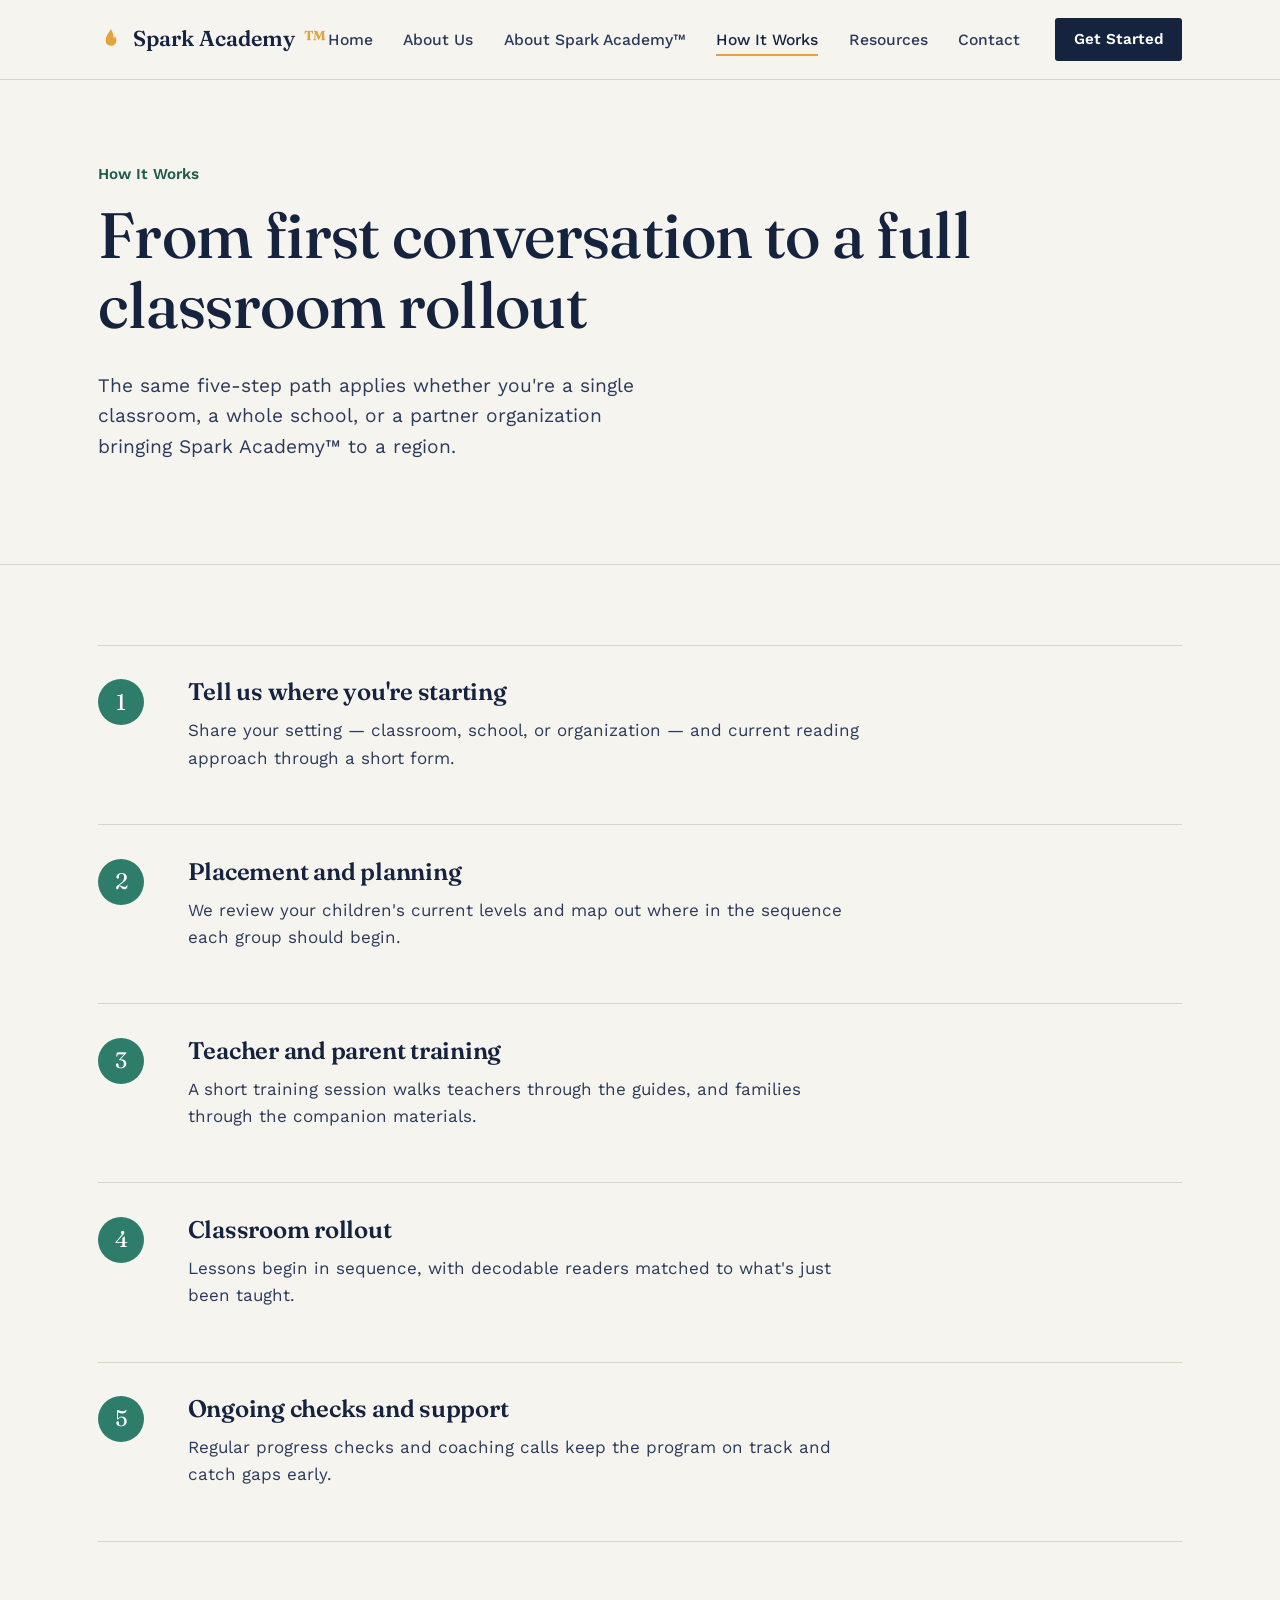
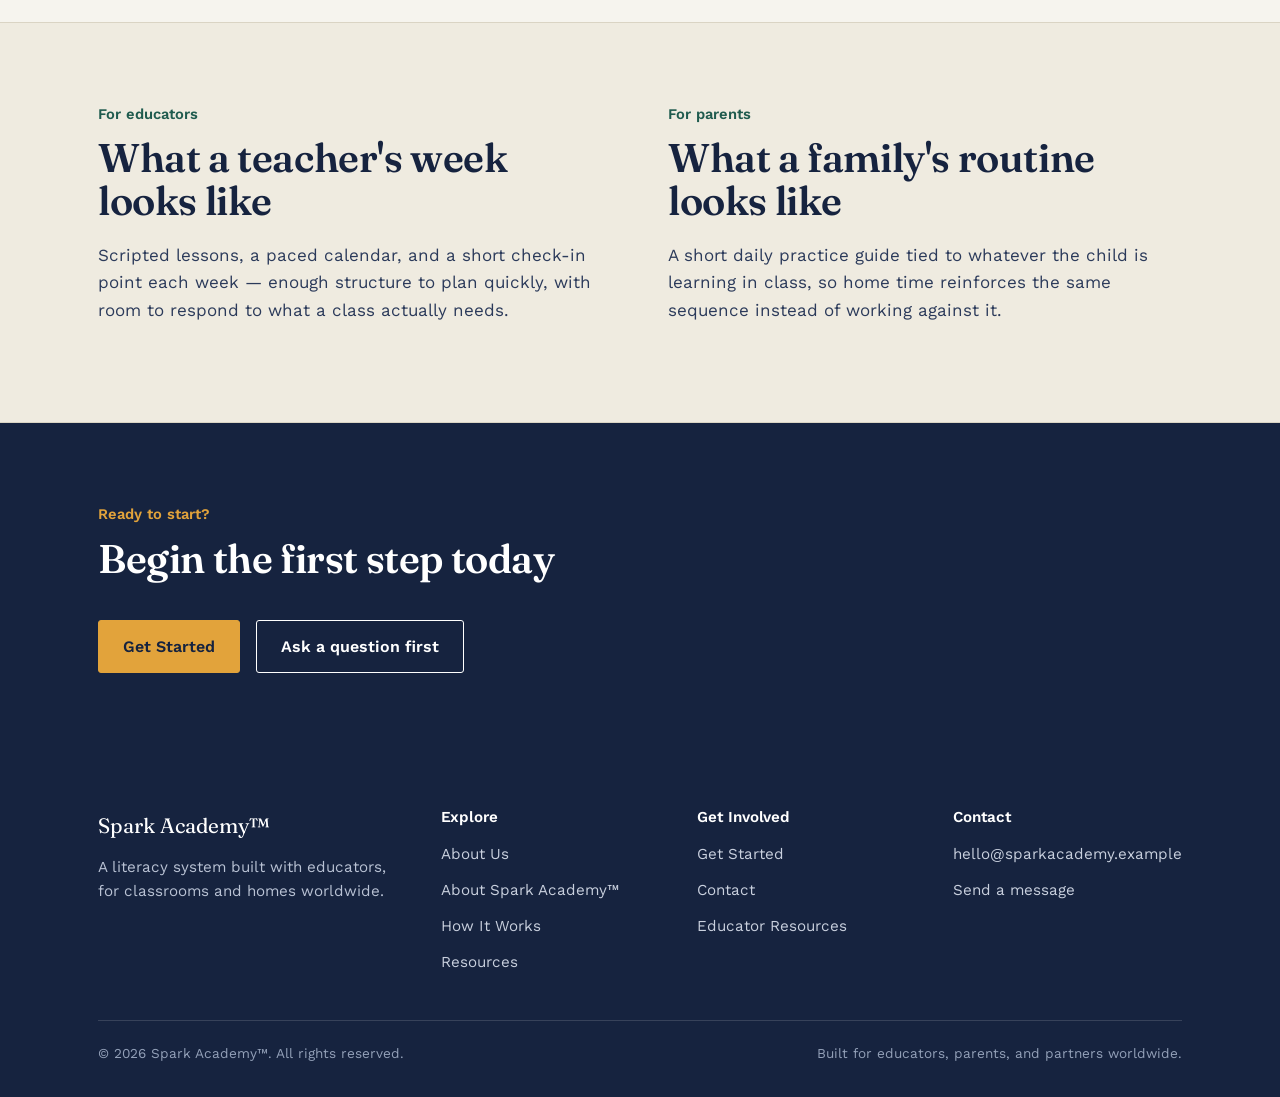
<file: how-it-works.html>
<!doctype html>
<html lang="en">
<head>
<meta charset="UTF-8">
<meta name="viewport" content="width=device-width, initial-scale=1.0">
<title>How It Works · Spark Academy™</title>
<meta name="description" content="The five-step path from first contact to a full Spark Academy classroom rollout.">
<link rel="preconnect" href="https://fonts.googleapis.com">
<link rel="preconnect" href="https://fonts.gstatic.com" crossorigin>
<link href="https://fonts.googleapis.com/css2?family=Fraunces:ital,wght@0,400;0,500;0,600;1,500&family=Work+Sans:wght@400;500;600;700&display=swap" rel="stylesheet">
<link rel="stylesheet" href="style.css">
</head>
<body>
<a class="skip-link" href="#main">Skip to content</a>
<header class="site-header">
  <div class="nav-row">
    <a class="brand" href="index.html">
      <svg class="mark" viewBox="0 0 26 26" fill="none" xmlns="http://www.w3.org/2000/svg" aria-hidden="true">
<path d="M13 3c-2.6 4-5.4 7.6-5.4 11.4a5.4 5.4 0 0 0 10.8 0c0-1.7-.7-3-1.6-4.3.1 1.6-.7 2.3-1.3 2.3.6-2.6-.6-5.4-2.5-9.4z" fill="#E2A33B"/>
</svg>
      Spark Academy<span aria-hidden="true" style="color:var(--spark)">™</span>
    </a>
    <div class="nav-inner">
      <ul class="nav-links">
        <li><a href="index.html">Home</a></li>
        <li><a href="about-us.html">About Us</a></li>
        <li><a href="about-spark-academy.html">About Spark Academy™</a></li>
        <li><a href="how-it-works.html" aria-current="page">How It Works</a></li>
        <li><a href="resources.html">Resources</a></li>
        <li><a href="contact.html">Contact</a></li>
      </ul>
      <a class="nav-cta" href="get-started.html">Get Started</a>
    </div>
    <button class="nav-toggle" aria-label="Toggle menu" aria-expanded="false"><span></span><span></span><span></span></button>
  </div>
</header>
<main id="main">

<section>
  <div class="wrap">
    <span class="hero-eyebrow">How It Works</span>
    <h1>From first conversation to a full classroom rollout</h1>
    <p class="lede">The same five-step path applies whether you're a single classroom, a whole school, or a partner organization bringing Spark Academy&trade; to a region.</p>
  </div>
</section>

<section class="divider-top">
  <div class="wrap">
    <div class="steps">
      <div class="step">
        <div><h3>Tell us where you're starting</h3><p>Share your setting &mdash; classroom, school, or organization &mdash; and current reading approach through a short form.</p></div>
      </div>
      <div class="step">
        <div><h3>Placement and planning</h3><p>We review your children's current levels and map out where in the sequence each group should begin.</p></div>
      </div>
      <div class="step">
        <div><h3>Teacher and parent training</h3><p>A short training session walks teachers through the guides, and families through the companion materials.</p></div>
      </div>
      <div class="step">
        <div><h3>Classroom rollout</h3><p>Lessons begin in sequence, with decodable readers matched to what's just been taught.</p></div>
      </div>
      <div class="step">
        <div><h3>Ongoing checks and support</h3><p>Regular progress checks and coaching calls keep the program on track and catch gaps early.</p></div>
      </div>
    </div>
  </div>
</section>

<section class="divider-top tone-raised">
  <div class="wrap grid-2">
    <div>
      <span class="section-label">For educators</span>
      <h2>What a teacher's week looks like</h2>
      <p>Scripted lessons, a paced calendar, and a short check-in point each week &mdash; enough structure to plan quickly, with room to respond to what a class actually needs.</p>
    </div>
    <div>
      <span class="section-label">For parents</span>
      <h2>What a family's routine looks like</h2>
      <p>A short daily practice guide tied to whatever the child is learning in class, so home time reinforces the same sequence instead of working against it.</p>
    </div>
  </div>
</section>

<section class="divider-top tone-ink">
  <div class="wrap">
    <div class="section-head">
      <span class="section-label">Ready to start?</span>
      <h2>Begin the first step today</h2>
    </div>
    <div class="hero-actions">
      <a class="btn btn-primary" href="get-started.html">Get Started</a>
      <a class="btn btn-outline" style="border-color:#fff;color:#fff;" href="contact.html">Ask a question first</a>
    </div>
  </div>
</section>

</main>
<footer class="site-footer">
  <div class="wrap">
    <div class="footer-grid">
      <div>
        <span class="footer-brand">Spark Academy&trade;</span>
        <p style="color:#B9C2D4; max-width: 32ch; font-size:0.95rem;">A literacy system built with educators, for classrooms and homes worldwide.</p>
      </div>
      <div>
        <h4>Explore</h4>
        <ul>
          <li><a href="about-us.html">About Us</a></li>
          <li><a href="about-spark-academy.html">About Spark Academy&trade;</a></li>
          <li><a href="how-it-works.html">How It Works</a></li>
          <li><a href="resources.html">Resources</a></li>
        </ul>
      </div>
      <div>
        <h4>Get Involved</h4>
        <ul>
          <li><a href="get-started.html">Get Started</a></li>
          <li><a href="contact.html">Contact</a></li>
          <li><a href="resources.html">Educator Resources</a></li>
        </ul>
      </div>
      <div>
        <h4>Contact</h4>
        <ul>
          <li><a href="mailto:hello@sparkacademy.example">hello@sparkacademy.example</a></li>
          <li><a href="contact.html">Send a message</a></li>
        </ul>
      </div>
    </div>
    <div class="footer-bottom">
      <span>&copy; 2026 Spark Academy&trade;. All rights reserved.</span>
      <span>Built for educators, parents, and partners worldwide.</span>
    </div>
  </div>
</footer>
<script src="script.js"></script>
</body>
</html>
</file>
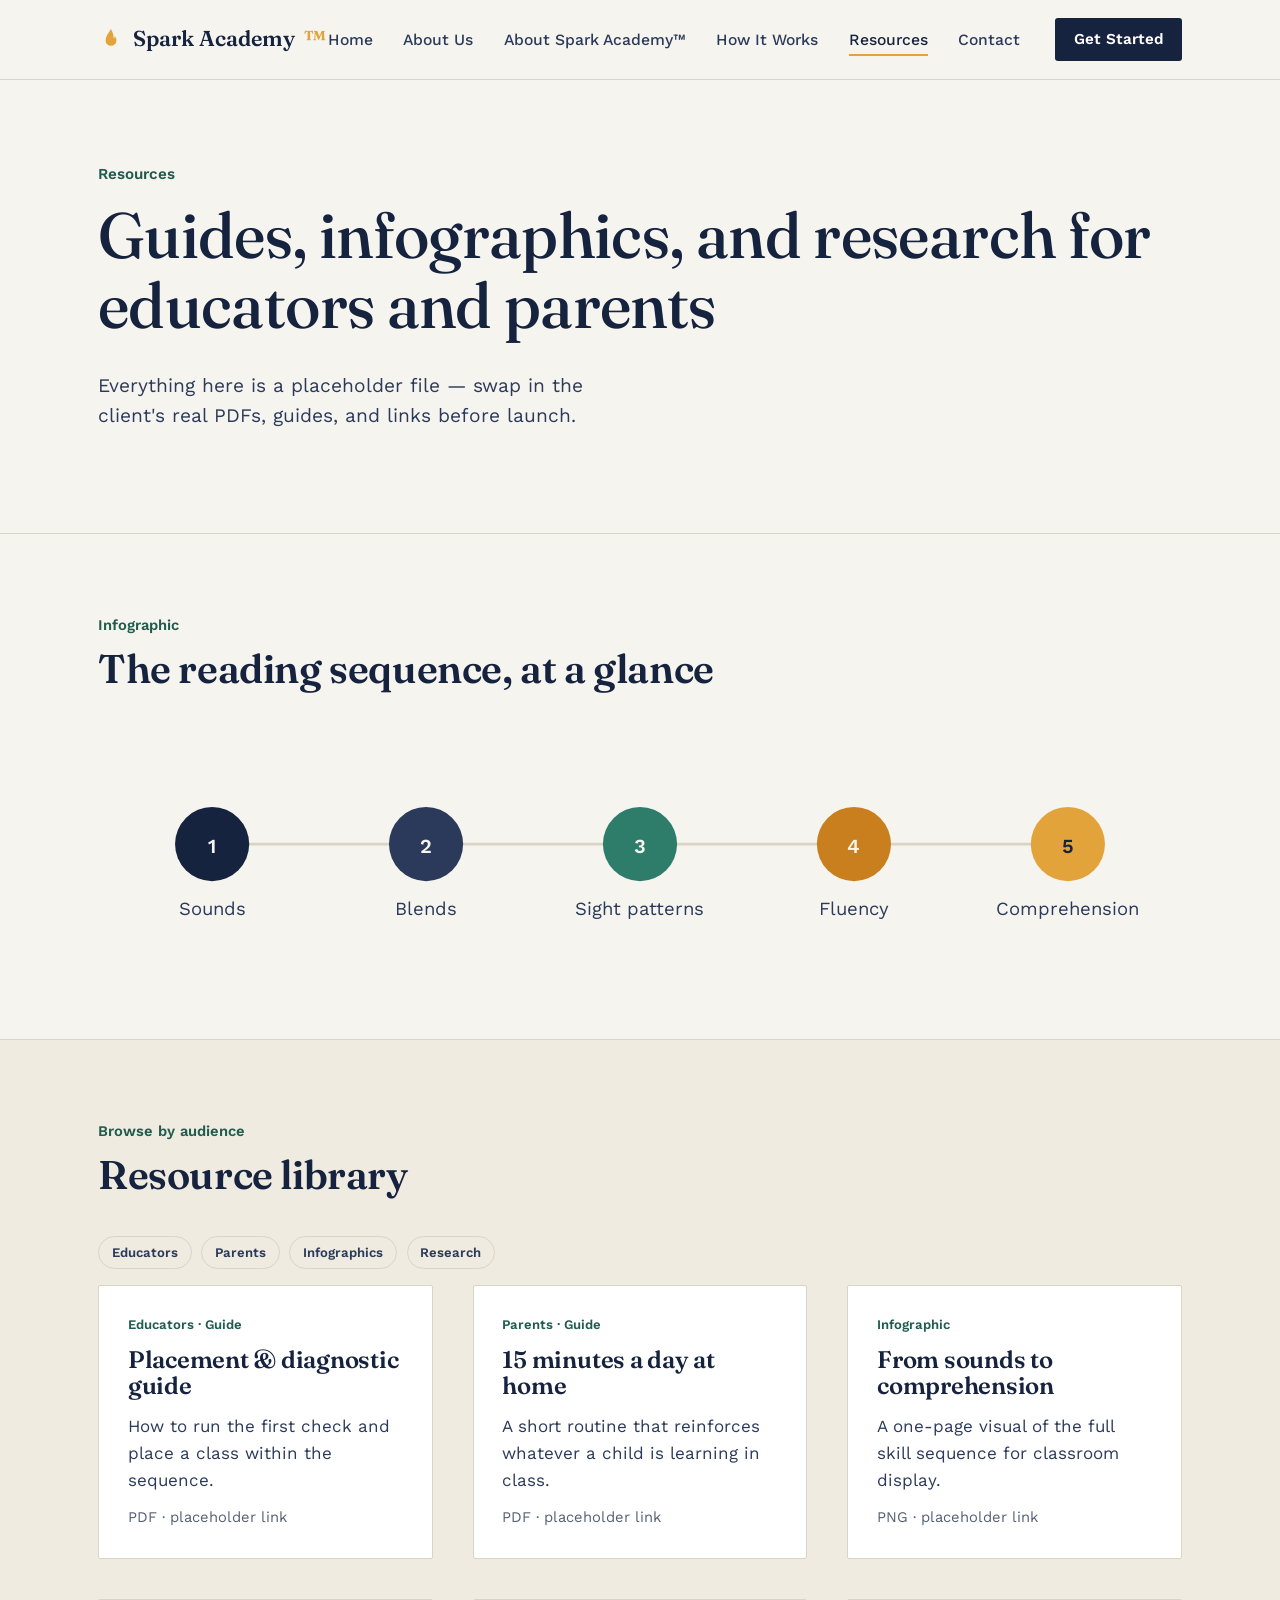
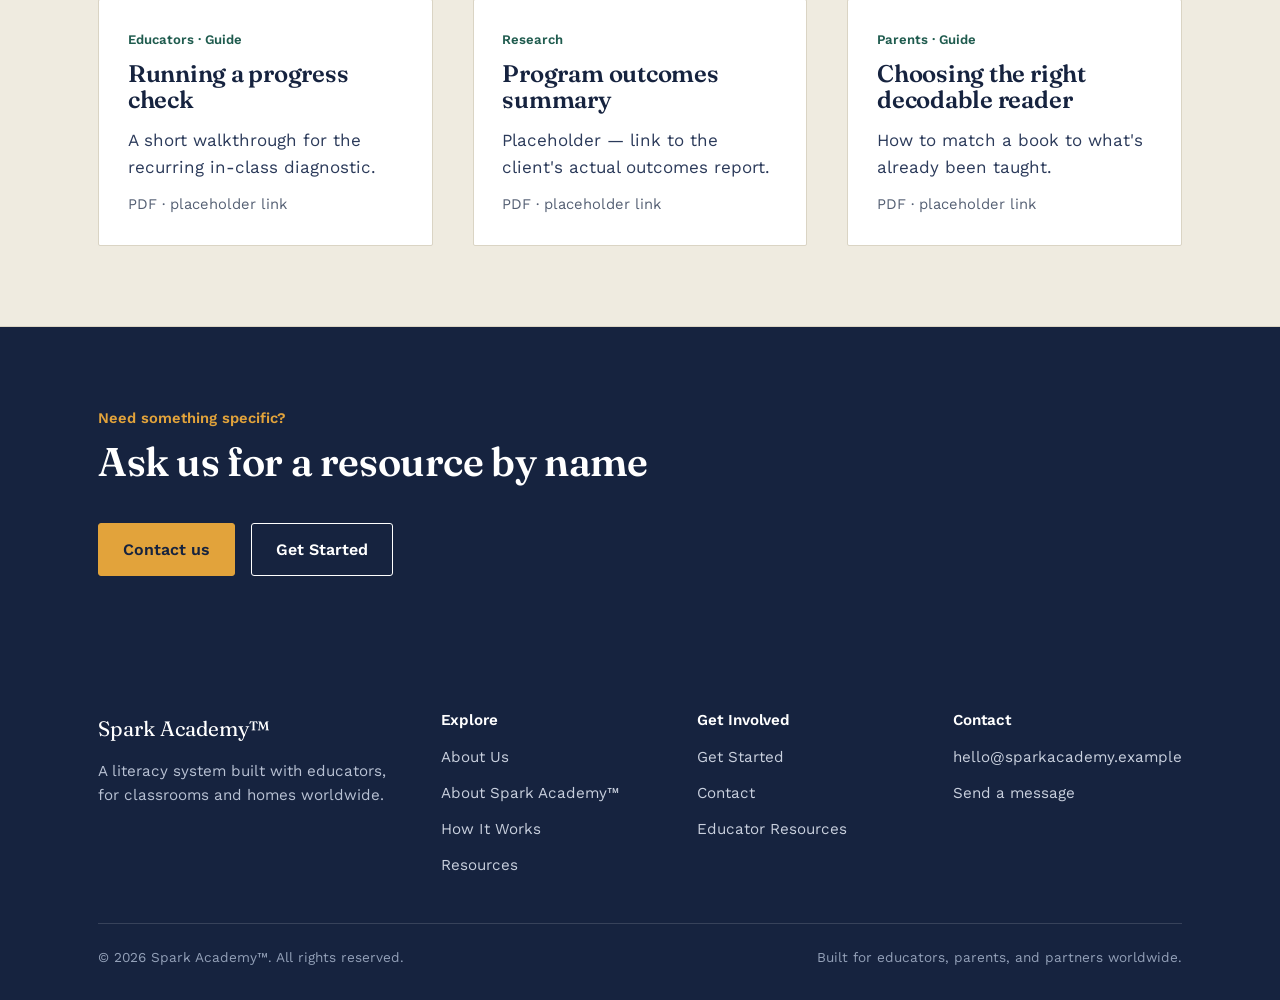
<file: resources.html>
<!doctype html>
<html lang="en">
<head>
<meta charset="UTF-8">
<meta name="viewport" content="width=device-width, initial-scale=1.0">
<title>Resources · Spark Academy™</title>
<meta name="description" content="Educator guides, parent guides, infographics, and research from Spark Academy.">
<link rel="preconnect" href="https://fonts.googleapis.com">
<link rel="preconnect" href="https://fonts.gstatic.com" crossorigin>
<link href="https://fonts.googleapis.com/css2?family=Fraunces:ital,wght@0,400;0,500;0,600;1,500&family=Work+Sans:wght@400;500;600;700&display=swap" rel="stylesheet">
<link rel="stylesheet" href="style.css">
</head>
<body>
<a class="skip-link" href="#main">Skip to content</a>
<header class="site-header">
  <div class="nav-row">
    <a class="brand" href="index.html">
      <svg class="mark" viewBox="0 0 26 26" fill="none" xmlns="http://www.w3.org/2000/svg" aria-hidden="true">
<path d="M13 3c-2.6 4-5.4 7.6-5.4 11.4a5.4 5.4 0 0 0 10.8 0c0-1.7-.7-3-1.6-4.3.1 1.6-.7 2.3-1.3 2.3.6-2.6-.6-5.4-2.5-9.4z" fill="#E2A33B"/>
</svg>
      Spark Academy<span aria-hidden="true" style="color:var(--spark)">™</span>
    </a>
    <div class="nav-inner">
      <ul class="nav-links">
        <li><a href="index.html">Home</a></li>
        <li><a href="about-us.html">About Us</a></li>
        <li><a href="about-spark-academy.html">About Spark Academy™</a></li>
        <li><a href="how-it-works.html">How It Works</a></li>
        <li><a href="resources.html" aria-current="page">Resources</a></li>
        <li><a href="contact.html">Contact</a></li>
      </ul>
      <a class="nav-cta" href="get-started.html">Get Started</a>
    </div>
    <button class="nav-toggle" aria-label="Toggle menu" aria-expanded="false"><span></span><span></span><span></span></button>
  </div>
</header>
<main id="main">

<section>
  <div class="wrap">
    <span class="hero-eyebrow">Resources</span>
    <h1>Guides, infographics, and research for educators and parents</h1>
    <p class="lede">Everything here is a placeholder file &mdash; swap in the client's real PDFs, guides, and links before launch.</p>
  </div>
</section>

<section class="divider-top">
  <div class="wrap">
    <div class="section-head">
      <span class="section-label">Infographic</span>
      <h2>The reading sequence, at a glance</h2>
    </div>
    <svg viewBox="0 0 760 160" xmlns="http://www.w3.org/2000/svg" role="img" aria-labelledby="seqTitle" style="width:100%;height:auto;">
<title id="seqTitle">Diagram of the five-stage reading sequence</title>
<line x1="60" y1="80" x2="700" y2="80" stroke="#DAD4C4" stroke-width="2"/>
<g font-family="Work Sans, sans-serif">
  <circle cx="80" cy="80" r="26" fill="#16233F"/><text x="80" y="86" text-anchor="middle" fill="#F6F4EE" font-size="14" font-weight="600">1</text>
  <text x="80" y="130" text-anchor="middle" fill="#2B3A5A" font-size="13">Sounds</text>
  <circle cx="230" cy="80" r="26" fill="#2B3A5A"/><text x="230" y="86" text-anchor="middle" fill="#F6F4EE" font-size="14" font-weight="600">2</text>
  <text x="230" y="130" text-anchor="middle" fill="#2B3A5A" font-size="13">Blends</text>
  <circle cx="380" cy="80" r="26" fill="#2E7D6B"/><text x="380" y="86" text-anchor="middle" fill="#F6F4EE" font-size="14" font-weight="600">3</text>
  <text x="380" y="130" text-anchor="middle" fill="#2B3A5A" font-size="13">Sight patterns</text>
  <circle cx="530" cy="80" r="26" fill="#C97F1E"/><text x="530" y="86" text-anchor="middle" fill="#F6F4EE" font-size="14" font-weight="600">4</text>
  <text x="530" y="130" text-anchor="middle" fill="#2B3A5A" font-size="13">Fluency</text>
  <circle cx="680" cy="80" r="26" fill="#E2A33B"/><text x="680" y="86" text-anchor="middle" fill="#16233F" font-size="14" font-weight="600">5</text>
  <text x="680" y="130" text-anchor="middle" fill="#2B3A5A" font-size="13">Comprehension</text>
</g>
</svg>
  </div>
</section>

<section class="divider-top tone-raised">
  <div class="wrap">
    <div class="section-head">
      <span class="section-label">Browse by audience</span>
      <h2>Resource library</h2>
    </div>
    <div class="tag-row">
      <span class="pill">Educators</span>
      <span class="pill">Parents</span>
      <span class="pill">Infographics</span>
      <span class="pill">Research</span>
    </div>
    <div class="grid-3">
      <div class="resource-card">
        <span class="tag">Educators &middot; Guide</span>
        <h3>Placement &amp; diagnostic guide</h3>
        <p style="margin:0;">How to run the first check and place a class within the sequence.</p>
        <span class="meta">PDF &middot; placeholder link</span>
      </div>
      <div class="resource-card">
        <span class="tag">Parents &middot; Guide</span>
        <h3>15 minutes a day at home</h3>
        <p style="margin:0;">A short routine that reinforces whatever a child is learning in class.</p>
        <span class="meta">PDF &middot; placeholder link</span>
      </div>
      <div class="resource-card">
        <span class="tag">Infographic</span>
        <h3>From sounds to comprehension</h3>
        <p style="margin:0;">A one-page visual of the full skill sequence for classroom display.</p>
        <span class="meta">PNG &middot; placeholder link</span>
      </div>
      <div class="resource-card">
        <span class="tag">Educators &middot; Guide</span>
        <h3>Running a progress check</h3>
        <p style="margin:0;">A short walkthrough for the recurring in-class diagnostic.</p>
        <span class="meta">PDF &middot; placeholder link</span>
      </div>
      <div class="resource-card">
        <span class="tag">Research</span>
        <h3>Program outcomes summary</h3>
        <p style="margin:0;">Placeholder &mdash; link to the client's actual outcomes report.</p>
        <span class="meta">PDF &middot; placeholder link</span>
      </div>
      <div class="resource-card">
        <span class="tag">Parents &middot; Guide</span>
        <h3>Choosing the right decodable reader</h3>
        <p style="margin:0;">How to match a book to what's already been taught.</p>
        <span class="meta">PDF &middot; placeholder link</span>
      </div>
    </div>
  </div>
</section>

<section class="divider-top tone-ink">
  <div class="wrap">
    <div class="section-head">
      <span class="section-label">Need something specific?</span>
      <h2>Ask us for a resource by name</h2>
    </div>
    <div class="hero-actions">
      <a class="btn btn-primary" href="contact.html">Contact us</a>
      <a class="btn btn-outline" style="border-color:#fff;color:#fff;" href="get-started.html">Get Started</a>
    </div>
  </div>
</section>

</main>
<footer class="site-footer">
  <div class="wrap">
    <div class="footer-grid">
      <div>
        <span class="footer-brand">Spark Academy&trade;</span>
        <p style="color:#B9C2D4; max-width: 32ch; font-size:0.95rem;">A literacy system built with educators, for classrooms and homes worldwide.</p>
      </div>
      <div>
        <h4>Explore</h4>
        <ul>
          <li><a href="about-us.html">About Us</a></li>
          <li><a href="about-spark-academy.html">About Spark Academy&trade;</a></li>
          <li><a href="how-it-works.html">How It Works</a></li>
          <li><a href="resources.html">Resources</a></li>
        </ul>
      </div>
      <div>
        <h4>Get Involved</h4>
        <ul>
          <li><a href="get-started.html">Get Started</a></li>
          <li><a href="contact.html">Contact</a></li>
          <li><a href="resources.html">Educator Resources</a></li>
        </ul>
      </div>
      <div>
        <h4>Contact</h4>
        <ul>
          <li><a href="mailto:hello@sparkacademy.example">hello@sparkacademy.example</a></li>
          <li><a href="contact.html">Send a message</a></li>
        </ul>
      </div>
    </div>
    <div class="footer-bottom">
      <span>&copy; 2026 Spark Academy&trade;. All rights reserved.</span>
      <span>Built for educators, parents, and partners worldwide.</span>
    </div>
  </div>
</footer>
<script src="script.js"></script>
</body>
</html>
</file>
<file: style.css>
/* ============================================================
   Spark Academy — Design tokens
   ============================================================ */
:root{
  --ink: #16233F;
  --ink-soft: #2B3A5A;
  --paper: #F6F4EE;
  --paper-raised: #EFEBE0;
  --spark: #E2A33B;
  --spark-deep: #C97F1E;
  --growth: #2E7D6B;
  --growth-deep: #1F5B4E;
  --line: #DAD4C4;
  --muted: #545F73;
  --white: #FFFFFF;

  --font-display: "Fraunces", "Iowan Old Style", Georgia, serif;
  --font-body: "Work Sans", "Segoe UI", Arial, sans-serif;

  --measure: 62ch;
  --gutter: clamp(1.25rem, 4vw, 3rem);
}

*, *::before, *::after{ box-sizing: border-box; }
html{ scroll-behavior: smooth; }
@media (prefers-reduced-motion: reduce){
  html{ scroll-behavior: auto; }
  *{ animation-duration: 0.001ms !important; animation-iteration-count: 1 !important; transition-duration: 0.001ms !important; }
}

body{
  margin: 0;
  background: var(--paper);
  color: var(--ink);
  font-family: var(--font-body);
  font-size: 17px;
  line-height: 1.6;
  -webkit-font-smoothing: antialiased;
}

h1, h2, h3, h4{
  font-family: var(--font-display);
  color: var(--ink);
  line-height: 1.08;
  margin: 0 0 0.5em;
  font-weight: 600;
  letter-spacing: -0.01em;
}

h1{ font-size: clamp(2.4rem, 5vw, 4rem); font-weight: 500; }
h2{ font-size: clamp(1.7rem, 3.2vw, 2.5rem); }
h3{ font-size: clamp(1.2rem, 2vw, 1.5rem); }

p{ margin: 0 0 1.1em; max-width: var(--measure); color: var(--ink-soft); }
p.lede{ font-size: 1.2rem; color: var(--ink-soft); max-width: 46ch; }

a{ color: var(--growth-deep); text-decoration-thickness: 1px; text-underline-offset: 3px; }
a:hover{ color: var(--spark-deep); }

img, svg{ max-width: 100%; display: block; }

.wrap{
  max-width: 1180px;
  margin: 0 auto;
  padding-left: var(--gutter);
  padding-right: var(--gutter);
}

/* ---------- skip link ---------- */
.skip-link{
  position: absolute; left: -999px; top: 0; background: var(--ink); color: var(--white);
  padding: 0.75em 1.25em; z-index: 200; border-radius: 0 0 6px 0;
}
.skip-link:focus{ left: 0; }

/* ---------- focus visibility ---------- */
a:focus-visible, button:focus-visible, input:focus-visible, textarea:focus-visible, select:focus-visible{
  outline: 2px solid var(--spark-deep);
  outline-offset: 3px;
}

/* ============================================================
   Header / nav
   ============================================================ */
.site-header{
  position: sticky; top: 0; z-index: 100;
  background: var(--paper);
  border-bottom: 1px solid var(--line);
}
.nav-row{
  display: flex; align-items: center; justify-content: space-between;
  padding: 1.1rem var(--gutter);
  max-width: 1180px; margin: 0 auto;
}
.brand{
  display: flex; align-items: center; gap: 0.55rem;
  font-family: var(--font-display); font-size: 1.35rem; font-weight: 600;
  color: var(--ink); text-decoration: none;
}
.brand:hover{ color: var(--ink); }
.brand .mark{ width: 26px; height: 26px; flex: none; }

.nav-links{
  display: flex; gap: 1.9rem; list-style: none; margin: 0; padding: 0;
}
.nav-links a{
  color: var(--ink-soft); text-decoration: none; font-size: 0.98rem; font-weight: 500;
  padding: 0.3rem 0; border-bottom: 2px solid transparent;
}
.nav-links a:hover, .nav-links a[aria-current="page"]{
  color: var(--ink); border-bottom-color: var(--spark);
}

.nav-cta{
  display: inline-flex; align-items: center; gap: 0.5rem;
  background: var(--ink); color: var(--white); text-decoration: none;
  padding: 0.6rem 1.15rem; border-radius: 3px; font-size: 0.95rem; font-weight: 600;
  white-space: nowrap;
}
.nav-cta:hover{ background: var(--spark-deep); color: var(--white); }

.nav-toggle{
  display: none; background: none; border: 1px solid var(--line); border-radius: 4px;
  width: 42px; height: 38px; cursor: pointer; padding: 0;
}
.nav-toggle span{ display: block; width: 20px; height: 2px; background: var(--ink); margin: 4px auto; }

.nav-inner{ display: flex; align-items: center; gap: 2.2rem; }

@media (max-width: 860px){
  .nav-links{
    position: absolute; top: 100%; left: 0; right: 0; background: var(--paper);
    flex-direction: column; gap: 0; border-bottom: 1px solid var(--line);
    max-height: 0; overflow: hidden; transition: max-height 0.25s ease;
  }
  .nav-links.open{ max-height: 420px; }
  .nav-links li{ width: 100%; }
  .nav-links a{ display: block; padding: 0.9rem var(--gutter); border-bottom: 1px solid var(--line); }
  .nav-inner{ position: static; }
  .nav-cta{ display: none; }
  .nav-toggle{ display: block; }
}

/* ============================================================
   Hero
   ============================================================ */
.hero{
  padding: clamp(3rem, 8vw, 6.5rem) 0 clamp(2.5rem, 6vw, 4rem);
  border-bottom: 1px solid var(--line);
}
.hero .wrap{
  display: grid; grid-template-columns: 1.1fr 0.9fr; gap: clamp(2rem, 5vw, 4rem); align-items: center;
}
.hero-eyebrow{
  font-family: var(--font-body); font-size: 0.95rem; font-weight: 600; color: var(--growth-deep);
  margin-bottom: 0.9rem; display: inline-block;
}
.hero h1{ margin-bottom: 0.55em; }
.hero .lede{ margin-bottom: 1.7rem; }
.hero-actions{ display: flex; gap: 1rem; flex-wrap: wrap; }

.btn{
  display: inline-flex; align-items: center; gap: 0.5rem;
  padding: 0.8rem 1.5rem; border-radius: 3px; font-weight: 600; font-size: 1rem;
  text-decoration: none; border: 1.5px solid transparent; cursor: pointer; font-family: var(--font-body);
}
.btn-primary{ background: var(--spark); color: var(--ink); border-color: var(--spark); }
.btn-primary:hover{ background: var(--spark-deep); border-color: var(--spark-deep); color: var(--white); }
.btn-outline{ background: transparent; color: var(--ink); border-color: var(--ink); }
.btn-outline:hover{ background: var(--ink); color: var(--white); }
.btn-light{ background: var(--white); color: var(--ink); border-color: var(--white); }

.hero-art{ position: relative; }
.hero-art svg{ width: 100%; height: auto; }

@media (max-width: 900px){
  .hero .wrap{ grid-template-columns: 1fr; }
  .hero-art{ order: -1; max-width: 320px; margin: 0 auto; }
}

/* ---------- video hero ---------- */
.hero-video-section{
  position: relative; overflow: hidden;
  min-height: min(86vh, 720px);
  display: flex; align-items: center;
  border-bottom: 1px solid var(--line);
}
.hero-video-bg{
  position: absolute; inset: 0; width: 100%; height: 100%;
  object-fit: cover; z-index: 0; background: var(--ink);
}
.hero-video-overlay{
  position: absolute; inset: 0; z-index: 1;
  background: linear-gradient(180deg, rgba(22,35,63,0.55) 0%, rgba(22,35,63,0.72) 60%, rgba(22,35,63,0.85) 100%);
}
.hero-video-content{ position: relative; z-index: 2; color: var(--white); max-width: 640px; padding: clamp(3rem, 8vw, 5rem) 0; }
.hero-video-content .hero-eyebrow{ color: var(--spark); }
.hero-video-content h1{ color: var(--white); }
.hero-video-content p.lede{ color: #E7E9F0; }

/* ============================================================
   Sections
   ============================================================ */
section{ padding: clamp(3rem, 7vw, 5rem) 0; }
section.divider-top{ border-top: 1px solid var(--line); }
section.tone-ink{ background: var(--ink); color: var(--white); }
section.tone-ink h2, section.tone-ink h3{ color: var(--white); }
section.tone-ink p{ color: #C9D0DE; }
section.tone-raised{ background: var(--paper-raised); }

.section-head{ margin-bottom: 2.5rem; max-width: 640px; }
.section-label{
  font-size: 0.92rem; font-weight: 600; color: var(--growth-deep); margin-bottom: 0.6rem; display: block;
}
.tone-ink .section-label{ color: var(--spark); }

.grid-2{ display: grid; grid-template-columns: 1fr 1fr; gap: clamp(2rem, 5vw, 3.5rem); }
.grid-3{ display: grid; grid-template-columns: repeat(3, 1fr); gap: clamp(1.6rem, 4vw, 2.5rem); }
.grid-4{ display: grid; grid-template-columns: repeat(4, 1fr); gap: clamp(1.4rem, 3vw, 2rem); }

@media (max-width: 900px){
  .grid-2, .grid-3, .grid-4{ grid-template-columns: 1fr; }
}
@media (max-width: 1000px) and (min-width: 901px){
  .grid-4{ grid-template-columns: repeat(2, 1fr); }
}

/* feature / value blocks — hairline separated, not card-soup */
.feature-list{ display: flex; flex-direction: column; }
.feature-row{
  display: grid; grid-template-columns: 90px 1fr; gap: 1.6rem;
  padding: 1.8rem 0; border-top: 1px solid var(--line);
}
.feature-row:last-child{ border-bottom: 1px solid var(--line); }
.feature-row .num{ font-family: var(--font-display); font-size: 1.6rem; color: var(--spark-deep); }
@media (max-width: 640px){ .feature-row{ grid-template-columns: 1fr; } }

/* stats */
.stat-row{ display: grid; grid-template-columns: repeat(3, 1fr); gap: 2rem; text-align: left; }
.stat{ border-top: 3px solid var(--spark); padding-top: 0.9rem; }
.stat .num{
  font-family: var(--font-display); font-size: clamp(2.3rem, 5vw, 3.4rem); color: var(--ink); display: block; font-weight: 600;
}
.tone-ink .stat .num{ color: var(--white); }
.stat .label{ color: var(--muted); font-size: 0.98rem; }
.tone-ink .stat .label{ color: #B9C2D4; }
@media (max-width: 720px){ .stat-row{ grid-template-columns: 1fr 1fr; } }

/* steps (How It Works — genuinely sequential) */
.steps{ counter-reset: step; display: flex; flex-direction: column; }
.step{
  display: grid; grid-template-columns: 64px 1fr; gap: 1.6rem;
  padding: 2.1rem 0; border-top: 1px solid var(--line); position: relative;
}
.step:last-child{ border-bottom: 1px solid var(--line); }
.step::before{
  counter-increment: step; content: counter(step);
  font-family: var(--font-display); font-size: 1.4rem; color: var(--white); background: var(--growth);
  width: 46px; height: 46px; border-radius: 50%; display: flex; align-items: center; justify-content: center;
}
@media (max-width: 640px){ .step{ grid-template-columns: 1fr; } .step::before{ margin-bottom: 0.4rem; } }

/* resource / card items (used sparingly, distinct shape not generic shadow-card) */
.resource-card{
  border: 1px solid var(--line); background: var(--white); padding: 1.8rem; border-radius: 2px;
  display: flex; flex-direction: column; gap: 0.7rem; height: 100%;
}
.resource-card .tag{
  font-size: 0.82rem; font-weight: 600; color: var(--growth-deep);
}
.resource-card h3{ margin-bottom: 0.2rem; }
.resource-card .meta{ color: var(--muted); font-size: 0.92rem; margin-top: auto; }

/* quote */
.pull-quote{
  border-left: 3px solid var(--spark); padding-left: 1.6rem; margin: 0;
  font-family: var(--font-display); font-size: 1.5rem; font-weight: 500; color: var(--ink);
  max-width: 46ch;
}
.pull-quote cite{ display: block; margin-top: 1rem; font-family: var(--font-body); font-style: normal; font-size: 0.95rem; color: var(--muted); }

/* forms */
form{ max-width: 620px; }
.field{ margin-bottom: 1.3rem; display: flex; flex-direction: column; gap: 0.4rem; }
.field label{ font-weight: 600; font-size: 0.95rem; }
.field .hint{ color: var(--muted); font-size: 0.86rem; }
input, textarea, select{
  font-family: var(--font-body); font-size: 1rem; padding: 0.75rem 0.9rem;
  border: 1.5px solid var(--line); border-radius: 3px; background: var(--white); color: var(--ink);
}
textarea{ resize: vertical; min-height: 120px; }
fieldset{ border: 1px solid var(--line); border-radius: 3px; padding: 1rem 1.2rem; margin: 0 0 1.3rem; }
fieldset legend{ font-weight: 600; padding: 0 0.4rem; }
.radio-row, .check-row{ display: flex; align-items: center; gap: 0.55rem; margin: 0.5rem 0; font-weight: 400; }
.radio-row input, .check-row input{ padding: 0; }
.form-note{ font-size: 0.88rem; color: var(--muted); margin-top: 0.5rem; }

/* footer */
.site-footer{ background: var(--ink); color: #C9D0DE; padding: 3.5rem 0 2rem; }
.footer-grid{ display: grid; grid-template-columns: 1.4fr 1fr 1fr 1fr; gap: 2.5rem; }
.footer-grid h4{ color: var(--white); font-family: var(--font-body); font-size: 0.95rem; margin-bottom: 0.9rem; }
.footer-grid ul{ list-style: none; margin: 0; padding: 0; display: flex; flex-direction: column; gap: 0.55rem; }
.footer-grid a{ color: #C9D0DE; text-decoration: none; font-size: 0.95rem; }
.footer-grid a:hover{ color: var(--spark); }
.footer-brand{ font-family: var(--font-display); font-size: 1.3rem; color: var(--white); margin-bottom: 0.8rem; display: block; }
.footer-bottom{
  border-top: 1px solid rgba(255,255,255,0.14); margin-top: 2.8rem; padding-top: 1.4rem;
  display: flex; justify-content: space-between; flex-wrap: wrap; gap: 0.8rem; font-size: 0.85rem; color: #93A0B8;
}
@media (max-width: 800px){ .footer-grid{ grid-template-columns: 1fr 1fr; } }

/* utility */
.center{ text-align: center; margin-left: auto; margin-right: auto; }
.mt-lg{ margin-top: 2.5rem; }
.visually-hidden{
  position: absolute; width: 1px; height: 1px; overflow: hidden; clip: rect(0 0 0 0); white-space: nowrap;
}
.tag-row{ display: flex; gap: 0.6rem; flex-wrap: wrap; margin-bottom: 1rem; }
.pill{
  font-size: 0.82rem; font-weight: 600; padding: 0.3rem 0.8rem; border: 1px solid var(--line);
  border-radius: 20px; color: var(--ink-soft);
}
</file>
